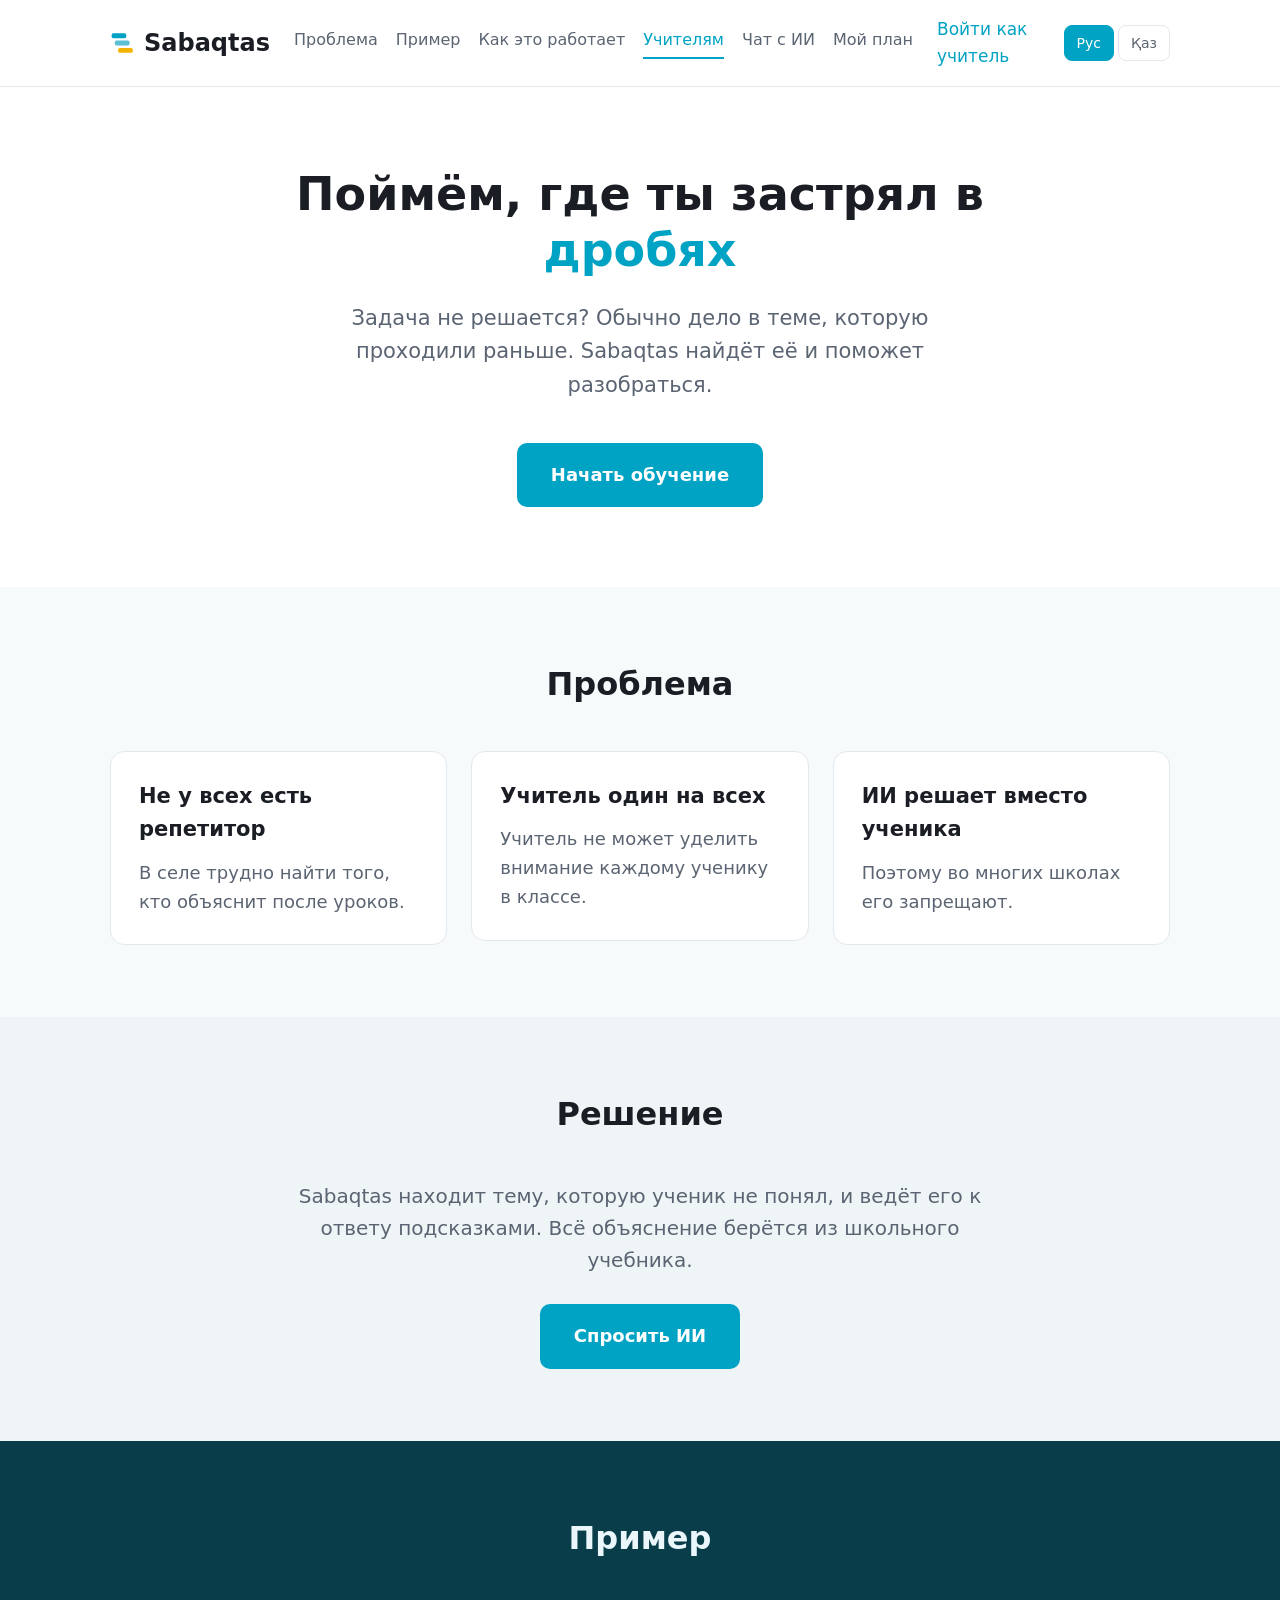
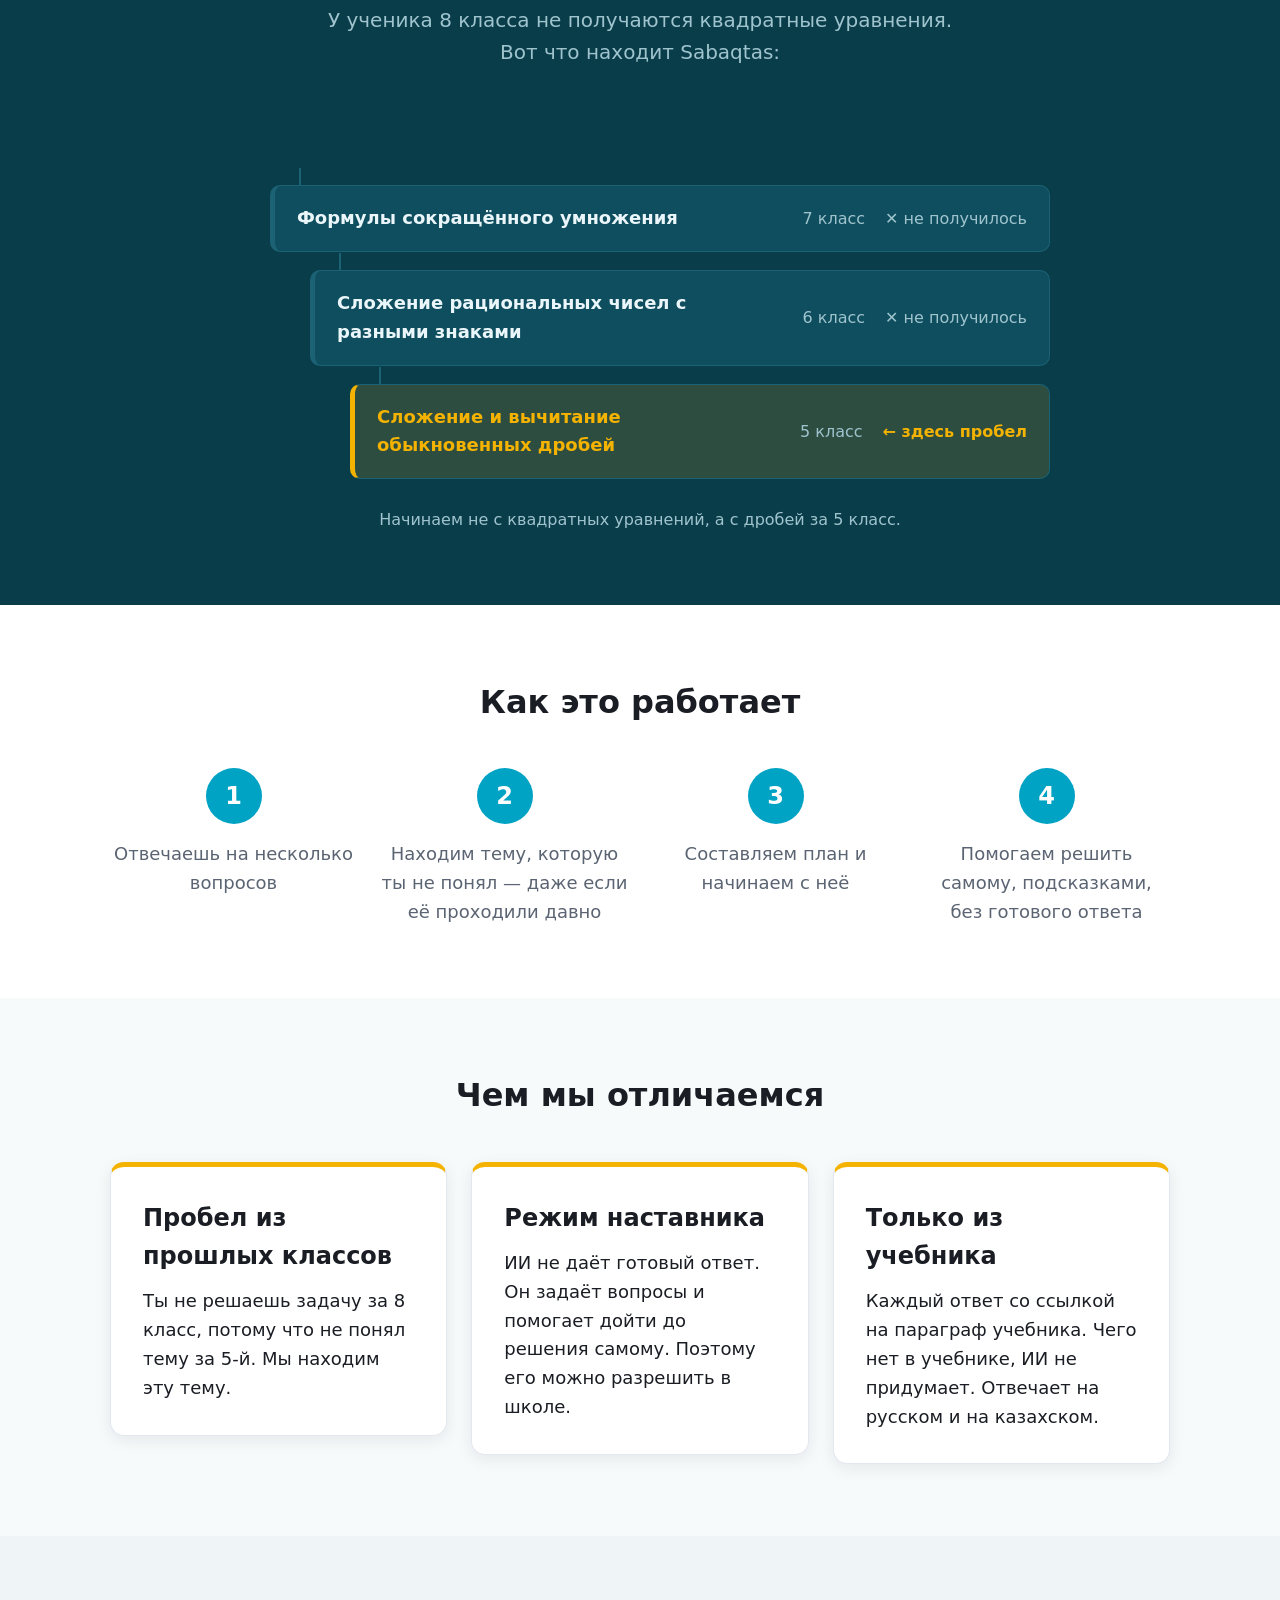
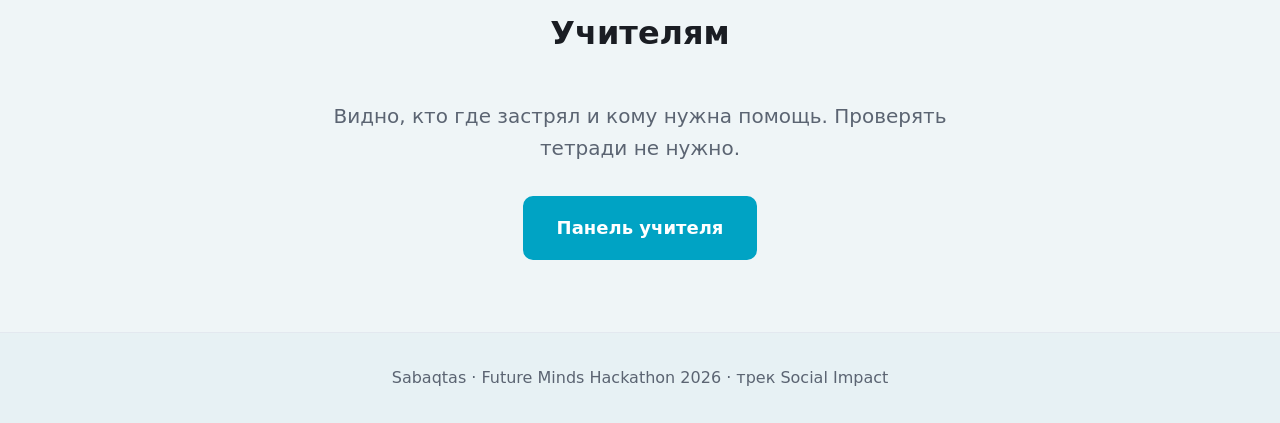
<file: frontend/index.html>
<!DOCTYPE html>
<html lang="ru">
<head>
  <meta charset="UTF-8">
  <meta name="viewport" content="width=device-width, initial-scale=1.0">
  <title data-i18n="landing.title">Sabaqtas — поймём, где ты застрял</title>
  <link rel="icon" href="favicon.svg" type="image/svg+xml">
  <!-- Крошечный скрипт до стилей: помечает страницу как «скрипты работают».
       Только после этого CSS прячет элементы для появления при прокрутке.
       Если JavaScript выключен, класса не будет и весь текст виден сразу. -->
  <script>
    document.documentElement.classList.add("js-reveal");
  </script>
  <link rel="stylesheet" href="css/style.css">
  <!-- nav.js подсвечивает ссылку на ту секцию, которую сейчас видно.
       menu.js открывает и закрывает мобильное меню.
       Это все скрипты лендинга: mock.js и api.js подключаются
       на тех экранах, где реально нужны данные. -->
  <!-- Язык интерфейса. Подключается первым: остальные скрипты
       могут звать t() при отрисовке. -->
  <script src="js/i18n.js" defer></script>
  <script src="js/nav.js" defer></script>
  <script src="js/menu.js" defer></script>
  <script src="js/reveal.js" defer></script>
  <script src="js/rotator.js" defer></script>
</head>
<body id="top">

  <!-- ШАПКА: липкая, всегда видна при прокрутке -->
  <header class="site-header">
    <div class="container header-inner">
      <!-- Кнопка-бургер видна только на узком экране.
           В разметке она идёт перед логотипом, а вправо её ставит CSS (order).
           aria-expanded переключает menu.js: true — меню открыто. -->
      <button class="burger" type="button" aria-label="Меню" aria-expanded="false" aria-controls="mobile-menu">
        <span class="burger-line"></span>
        <span class="burger-line"></span>
        <span class="burger-line"></span>
      </button>

      <a class="wordmark" href="#top"><svg class="wordmark-mark" viewBox="0 0 32 32" width="26" height="26" aria-hidden="true" focusable="false"><rect x="2" y="4" width="18" height="6" rx="2" fill="#00A3C4"/><rect x="6" y="13" width="18" height="6" rx="2" fill="#5BC0D6"/><rect x="10" y="22" width="18" height="6" rx="2" fill="#F5B301"/></svg>Sabaqtas</a>

      <!-- data-nav хранит id секции. По нему nav.js находит ссылку
           и подсвечивает её — сразу и здесь, и в мобильном меню. -->
      <nav class="header-nav">
        <a class="nav-link" data-nav="problem" href="#problem" data-i18n="landing.navProblem">Проблема</a>
        <a class="nav-link" data-nav="example" href="#example" data-i18n="landing.navExample">Пример</a>
        <a class="nav-link" data-nav="how" href="#how" data-i18n="landing.navHow">Как это работает</a>
        <a class="nav-link" data-nav="teachers" href="#teachers" data-i18n="landing.navTeachers">Учителям</a>
        <a class="nav-link" href="chat.html" data-i18n="landing.navChat">Чат с ИИ</a>
        <a class="nav-link" href="dashboard.html" data-i18n="landing.navPlan">Мой план</a>
      </nav>

      <a class="header-link" href="teacher.html" data-i18n="landing.teacherLogin">Войти как учитель</a>

      <!-- Переключатель «Рус / Қаз» стоит последним, у самого края:
           это настройка, а не пункт навигации. Пустой контейнер,
           а не готовые кнопки: если i18n.js не загрузился,
           в шапке не останется мёртвых кнопок. -->
      <div id="ui-lang-slot"></div>
    </div>
  </header>

  <!-- Затемнение позади выезжающей панели -->
  <div class="menu-overlay"></div>

  <!-- Мобильное меню: выезжает слева -->
  <nav class="menu-panel" id="mobile-menu" aria-label="Мобильное меню">
    <a class="menu-link" data-nav="problem" href="#problem" data-i18n="landing.navProblem">Проблема</a>
    <a class="menu-link" data-nav="example" href="#example" data-i18n="landing.navExample">Пример</a>
    <a class="menu-link" data-nav="how" href="#how" data-i18n="landing.navHow">Как это работает</a>
    <a class="menu-link" data-nav="teachers" href="#teachers" data-i18n="landing.navTeachers">Учителям</a>
    <a class="menu-link" href="chat.html" data-i18n="landing.navChat">Чат с ИИ</a>
    <a class="menu-link" href="dashboard.html" data-i18n="landing.navPlan">Мой план</a>

    <hr class="menu-divider">

    <a class="menu-link" href="teacher.html" data-i18n="landing.teacherLogin">Войти как учитель</a>
  </nav>

  <main>

    <!-- ГЛАВНЫЙ ЭКРАН -->
    <section class="hero bg-1">
      <div class="container hero-inner">
        <h1><span data-i18n="landing.heroTitle">Поймём, где ты застрял в </span><span id="rotator">дробях</span></h1>
        <p class="hero-subtitle" data-i18n="landing.heroSubtitle">
          Задача не решается? Обычно дело в теме, которую проходили раньше.
          Sabaqtas найдёт её и поможет разобраться.
        </p>
        <a class="button button-primary hero-button" href="login.html" data-i18n="landing.heroButton">Начать обучение</a>
      </div>
    </section>

    <!-- ПРОБЛЕМА -->
    <section class="section bg-2" id="problem">
      <div class="container">
        <h2 class="section-title reveal" data-i18n="landing.problemTitle">Проблема</h2>
        <div class="cards cards-3">

          <article class="card reveal">
            <h3 class="card-title" data-i18n="landing.problem1">Не у всех есть репетитор</h3>
            <p class="card-text" data-i18n="landing.problem1text">В селе трудно найти того, кто объяснит после уроков.</p>
          </article>

          <article class="card reveal">
            <h3 class="card-title" data-i18n="landing.problem2">Учитель один на всех</h3>
            <p class="card-text" data-i18n="landing.problem2text">Учитель не может уделить внимание каждому ученику в классе.</p>
          </article>

          <article class="card reveal">
            <h3 class="card-title" data-i18n="landing.problem3">ИИ решает вместо ученика</h3>
            <p class="card-text" data-i18n="landing.problem3text">Поэтому во многих школах его запрещают.</p>
          </article>

        </div>
      </div>
    </section>

    <!-- РЕШЕНИЕ -->
    <section class="section bg-3" id="solution">
      <div class="container">
        <h2 class="section-title reveal" data-i18n="landing.solutionTitle">Решение</h2>
        <p class="solution-text" data-i18n="landing.solutionText">
          Sabaqtas находит тему, которую ученик не понял, и ведёт его к ответу
          подсказками. Всё объяснение берётся из школьного учебника.
        </p>
        <div class="solution-action">
          <a class="button button-primary" href="chat.html" data-i18n="landing.solutionButton">Спросить ИИ</a>
        </div>
      </div>
    </section>

    <!-- ПРИМЕР — тёмная секция-прожектор, главный визуальный блок страницы.
         Лесенка показывает, как система спускается от темы 8 класса
         вниз до той темы, где на самом деле пробел. -->
    <section class="section spotlight" id="example">
      <div class="container">
        <h2 class="section-title reveal" data-i18n="landing.exampleTitle">Пример</h2>
        <p class="example-intro" data-i18n="landing.exampleIntro">
          У ученика 8 класса не получаются квадратные уравнения.
          Вот что находит Sabaqtas:
        </p>

        <ol class="stairs">

          <li class="stair reveal">
            <span class="stair-topic" data-i18n="topic.t_8_kvadr">Квадратные уравнения</span>
            <span class="stair-grade" data-i18n="common.grade8">8 класс</span>
            <span class="stair-status" data-i18n="diag.statusFail">✕ не получилось</span>
          </li>

          <li class="stair reveal">
            <span class="stair-topic" data-i18n="topic.t_7_fsu">Формулы сокращённого умножения</span>
            <span class="stair-grade" data-i18n="common.grade7">7 класс</span>
            <span class="stair-status" data-i18n="diag.statusFail">✕ не получилось</span>
          </li>

          <li class="stair reveal">
            <span class="stair-topic" data-i18n="topic.t_6_ratsion">Сложение рациональных чисел с разными знаками</span>
            <span class="stair-grade" data-i18n="common.grade6">6 класс</span>
            <span class="stair-status" data-i18n="diag.statusFail">✕ не получилось</span>
          </li>

          <li class="stair stair-gap reveal">
            <span class="stair-topic" data-i18n="topic.t_5_drobi">Сложение и вычитание обыкновенных дробей</span>
            <span class="stair-grade" data-i18n="common.grade5">5 класс</span>
            <span class="stair-status" data-i18n="landing.gapHere">← здесь пробел</span>
          </li>

        </ol>

        <p class="example-note" data-i18n="landing.exampleNote">
          Начинаем не с квадратных уравнений, а с дробей за 5 класс.
        </p>
      </div>
    </section>

    <!-- КАК ЭТО РАБОТАЕТ -->
    <section class="section bg-1" id="how">
      <div class="container">
        <h2 class="section-title reveal" data-i18n="landing.howTitle">Как это работает</h2>
        <ol class="steps">

          <li class="step reveal">
            <span class="step-number">1</span>
            <p class="step-text" data-i18n="landing.how1">Отвечаешь на несколько вопросов</p>
          </li>

          <li class="step reveal">
            <span class="step-number">2</span>
            <p class="step-text" data-i18n="landing.how2">Находим тему, которую ты не понял — даже если её проходили давно</p>
          </li>

          <li class="step reveal">
            <span class="step-number">3</span>
            <p class="step-text" data-i18n="landing.how3">Составляем план и начинаем с неё</p>
          </li>

          <li class="step reveal">
            <span class="step-number">4</span>
            <p class="step-text" data-i18n="landing.how4">Помогаем решить самому, подсказками, без готового ответа</p>
          </li>

        </ol>
      </div>
    </section>

    <!-- ЧЕМ МЫ ОТЛИЧАЕМСЯ -->
    <section class="section bg-2" id="different">
      <div class="container">
        <h2 class="section-title reveal" data-i18n="landing.diffTitle">Чем мы отличаемся</h2>
        <div class="cards cards-3">

          <article class="card card-strong reveal">
            <h3 class="card-title" data-i18n="landing.diff1">Пробел из прошлых классов</h3>
            <p class="card-text" data-i18n="landing.diff1text">
              Ты не решаешь задачу за 8 класс, потому что не понял тему за 5-й.
              Мы находим эту тему.
            </p>
          </article>

          <article class="card card-strong reveal">
            <h3 class="card-title" data-i18n="landing.diff2">Режим наставника</h3>
            <p class="card-text" data-i18n="landing.diff2text">
              ИИ не даёт готовый ответ. Он задаёт вопросы и помогает дойти
              до решения самому. Поэтому его можно разрешить в школе.
            </p>
          </article>

          <article class="card card-strong reveal">
            <h3 class="card-title" data-i18n="landing.diff3">Только из учебника</h3>
            <p class="card-text" data-i18n="landing.diff3text">
              Каждый ответ со ссылкой на параграф учебника.
              Чего нет в учебнике, ИИ не придумает.
              Отвечает на русском и на казахском.
            </p>
          </article>

        </div>
      </div>
    </section>

    <!-- ДЛЯ УЧИТЕЛЕЙ -->
    <section class="section bg-3" id="teachers">
      <div class="container teachers">
        <h2 class="section-title reveal" data-i18n="landing.teachersTitle">Учителям</h2>
        <p class="teachers-text" data-i18n="landing.teachersText">
          Видно, кто где застрял и кому нужна помощь. Проверять тетради не нужно.
        </p>
        <a class="button button-primary" href="teacher.html" data-i18n="landing.teachersButton">Панель учителя</a>
      </div>
    </section>

  </main>

  <!-- ПОДВАЛ -->
  <footer class="site-footer bg-4">
    <div class="container">
      <p data-i18n="landing.footer">Sabaqtas · Future Minds Hackathon 2026 · трек Social Impact</p>
    </div>
  </footer>

</body>
</html>
</file>
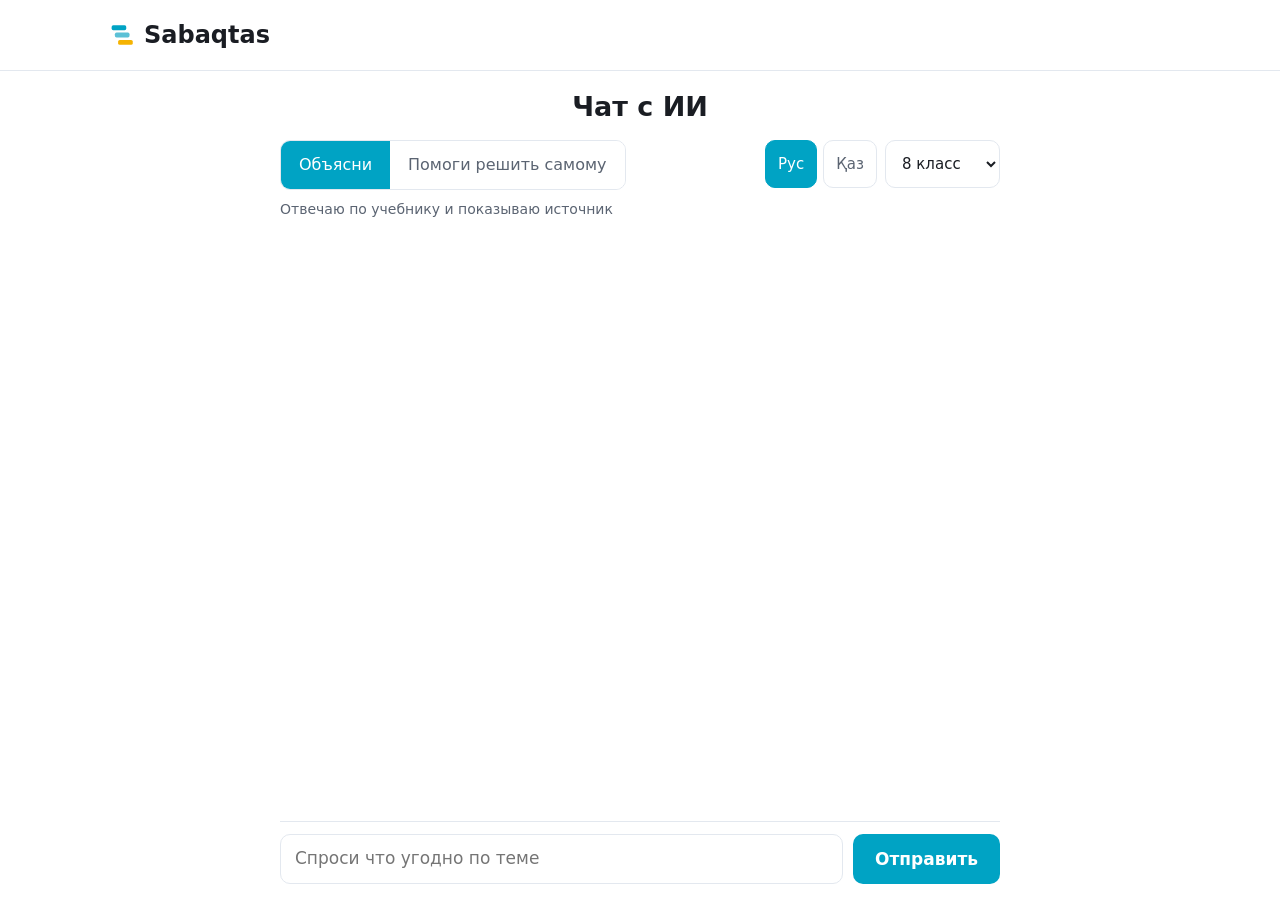
<file: frontend/chat.html>
<!DOCTYPE html>
<html lang="ru">
<head>
  <meta charset="UTF-8">
  <meta name="viewport" content="width=device-width, initial-scale=1.0">
  <title>Чат с ИИ — Sabaqtas</title>
  <link rel="icon" href="favicon.svg" type="image/svg+xml">
  <link rel="stylesheet" href="css/style.css">
  <!-- Этот экран ходит прямо в /api/ask, поэтому mock.js и api.js не нужны.
       profile.js нужен ради одного: подставить класс из анкеты в
       переключатель. Оба с defer, поэтому выполнятся в этом порядке. -->
  <!-- Язык интерфейса. Подключается первым: остальные скрипты
       могут звать t() при отрисовке. -->
  <script src="js/i18n.js" defer></script>
  <script src="js/profile.js" defer></script>
  <!-- Озвучка ответов вслух. Встроенный в браузер синтез речи,
       без библиотек и без запросов наружу. -->
  <script src="js/speech.js" defer></script>
  <script src="js/chat.js" defer></script>
</head>
<body class="chat-body">

  <!-- Простая шапка: только логотип -->
  <header class="site-header">
    <div class="container header-inner">
      <a class="wordmark" href="index.html"><svg class="wordmark-mark" viewBox="0 0 32 32" width="26" height="26" aria-hidden="true" focusable="false"><rect x="2" y="4" width="18" height="6" rx="2" fill="#00A3C4"/><rect x="6" y="13" width="18" height="6" rx="2" fill="#5BC0D6"/><rect x="10" y="22" width="18" height="6" rx="2" fill="#F5B301"/></svg>Sabaqtas</a>
    </div>
  </header>

  <main class="chat-page">

    <h1 class="chat-title">Чат с ИИ</h1>

    <!-- Переключатели режима и языка. Видны всегда. -->
    <div class="chat-controls">

      <div class="chat-controls-left">
        <div class="mode-switch" role="group" aria-label="Режим">
          <button class="mode-button is-active" type="button" data-mode="explain">Объясни</button>
          <button class="mode-button" type="button" data-mode="mentor">Помоги решить самому</button>
        </div>
        <!-- Строка под переключателем меняется вместе с режимом -->
        <p class="mode-hint" id="mode-hint">Отвечаю по учебнику и показываю источник</p>
      </div>

      <div class="chat-controls-right">
        <div class="lang-switch" role="group" aria-label="Язык ответа">
          <button class="lang-button is-active" type="button" data-lang="ru">Рус</button>
          <button class="lang-button" type="button" data-lang="kk">Қаз</button>
        </div>
        <!-- Класс ученика: уходит в запрос как grade,
             чтобы ИИ объяснял на нужном уровне -->
        <select class="grade-select" id="grade" aria-label="Класс">
          <option value="5">5 класс</option>
          <option value="6">6 класс</option>
          <option value="7">7 класс</option>
          <option value="8" selected>8 класс</option>
          <option value="9">9 класс</option>
          <option value="10">10 класс</option>
          <option value="11">11 класс</option>
        </select>
      </div>

    </div>

    <!-- Лента сообщений. Прокручивается только она,
         шапка и поле ввода остаются на месте. -->
    <div class="chat-messages" id="messages"></div>

    <!-- Поле ввода прижато к низу -->
    <div class="chat-input-row">
      <textarea class="chat-input" id="input" rows="1"
        placeholder="Спроси что угодно по теме"></textarea>
      <button class="chat-send" type="button" id="send">Отправить</button>
    </div>

  </main>

</body>
</html>
</file>
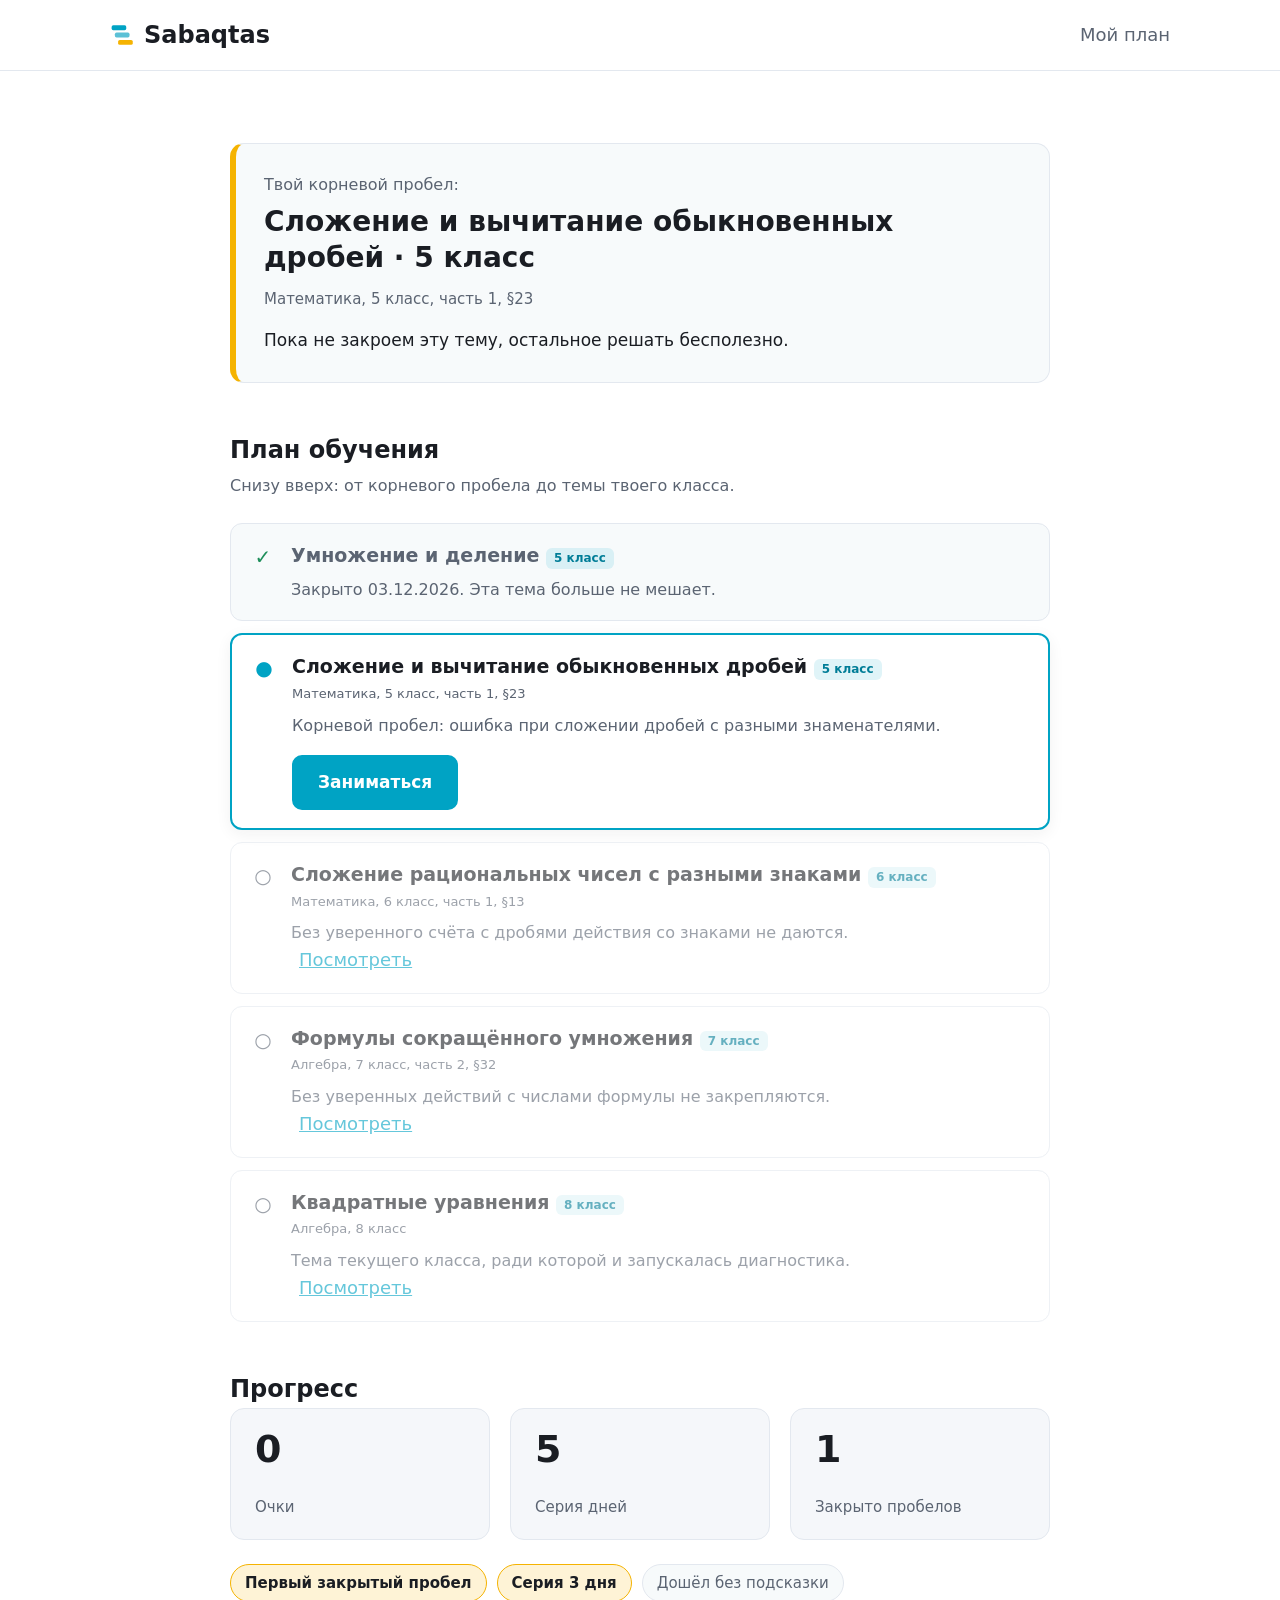
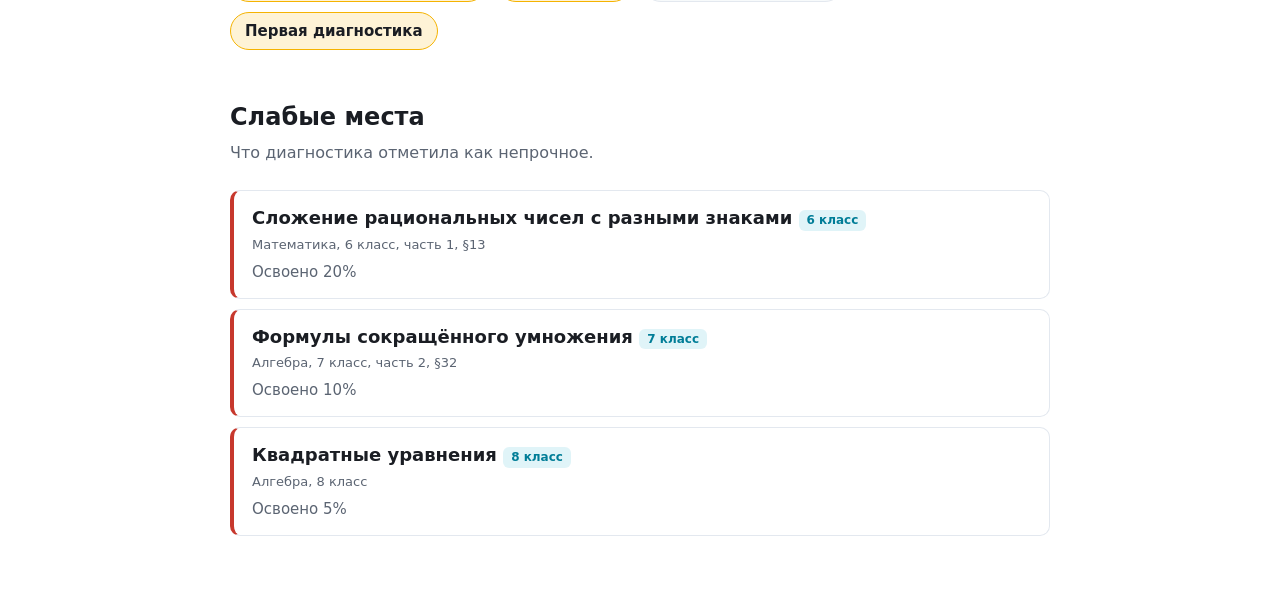
<file: frontend/dashboard.html>
<!DOCTYPE html>
<html lang="ru">
<head>
  <meta charset="UTF-8">
  <meta name="viewport" content="width=device-width, initial-scale=1.0">
  <title data-i18n="dash.title">Мой план — Sabaqtas</title>
  <link rel="icon" href="favicon.svg" type="image/svg+xml">
  <link rel="stylesheet" href="css/style.css">
  <!-- Порядок важен: mock.js готовит данные, dashboard.js их рисует.
       defer сохраняет этот порядок. -->
  <!-- Язык интерфейса. Подключается первым: остальные скрипты
       могут звать t() при отрисовке. -->
  <script src="js/i18n.js" defer></script>
  <script src="js/mock.js" defer></script>
  <script src="js/profile.js" defer></script>
  <script src="js/dashboard.js" defer></script>
</head>
<body>

  <!-- Простая шапка: логотип и название экрана -->
  <header class="site-header">
    <div class="container header-inner">
      <a class="wordmark" href="index.html"><svg class="wordmark-mark" viewBox="0 0 32 32" width="26" height="26" aria-hidden="true" focusable="false"><rect x="2" y="4" width="18" height="6" rx="2" fill="#00A3C4"/><rect x="6" y="13" width="18" height="6" rx="2" fill="#5BC0D6"/><rect x="10" y="22" width="18" height="6" rx="2" fill="#F5B301"/></svg>Sabaqtas</a>
      <p class="header-title" id="header-title" data-i18n="dash.header">Мой план</p>
    </div>
  </header>

  <main class="container dash-page">

    <!-- ===== БЛОК 1: корневой пробел =====
         Самый заметный блок страницы: с него начинается весь план. -->
    <section class="root-gap" aria-labelledby="root-gap-label">
      <p class="root-gap-label" id="root-gap-label" data-i18n="dash.rootGapLabel">Твой корневой пробел:</p>
      <h1 class="root-gap-title" id="root-title"></h1>
      <p class="root-gap-source" id="root-source"></p>
      <p class="root-gap-note" data-i18n="dash.rootGapNote">Пока не закроем эту тему, остальное решать бесполезно.</p>
    </section>

    <!-- ===== БЛОК: ближайшая цель =====
         Обратный отсчёт до даты, которую ученик сам ввёл в анкете.
         Скрыт целиком, пока даты нет или она уже прошла. -->
    <section class="dash-section is-hidden" id="deadline-section"
             aria-labelledby="deadline-heading">
      <h2 class="dash-heading" id="deadline-heading" data-i18n="dash.deadlineHeading">Ближайшая цель</h2>
      <p class="deadline-line" id="deadline-line"></p>
      <p class="profile-note" id="deadline-note"></p>
    </section>

    <!-- ===== БЛОК 2: план обучения ===== -->
    <section class="dash-section" aria-labelledby="plan-heading">
      <h2 class="dash-heading" id="plan-heading" data-i18n="dash.planHeading">План обучения</h2>
      <p class="dash-subheading" data-i18n="dash.planSub">Снизу вверх: от корневого пробела до темы твоего класса.</p>
      <!-- Цель из анкеты. Пустая и скрытая, пока профиля нет. -->
      <p class="profile-line is-hidden" id="goal-line"></p>
      <p class="profile-note is-hidden" id="goal-note"></p>
      <!-- Уровень подготовки из анкеты. Тоже пустой и скрытый, пока его нет. -->
      <p class="profile-line is-hidden" id="level-line"></p>
      <!-- Строки плана создаёт dashboard.js -->
      <ol class="plan-list" id="plan-list"></ol>
    </section>

    <!-- ===== БЛОК 3: прогресс ===== -->
    <section class="dash-section" aria-labelledby="progress-heading">
      <h2 class="dash-heading" id="progress-heading" data-i18n="dash.progressHeading">Прогресс</h2>
      <div class="tiles">
        <article class="tile">
          <p class="tile-number" id="tile-points"></p>
          <p class="tile-label" data-i18n="dash.points">Очки</p>
        </article>
        <article class="tile">
          <p class="tile-number" id="tile-streak"></p>
          <p class="tile-label" data-i18n="dash.streak">Серия дней</p>
        </article>
        <article class="tile">
          <p class="tile-number" id="tile-closed"></p>
          <p class="tile-label" data-i18n="dash.closedGaps">Закрыто пробелов</p>
        </article>
      </div>
      <!-- Значки достижений создаёт dashboard.js -->
      <ul class="badge-list" id="badge-list"></ul>
    </section>

    <!-- ===== БЛОК 4: слабые места ===== -->
    <section class="dash-section" aria-labelledby="weak-heading">
      <h2 class="dash-heading" id="weak-heading" data-i18n="dash.weakHeading">Слабые места</h2>
      <p class="dash-subheading" data-i18n="dash.weakSub">Что диагностика отметила как непрочное.</p>
      <ul class="weak-list" id="weak-list"></ul>
    </section>

  </main>

</body>
</html>
</file>
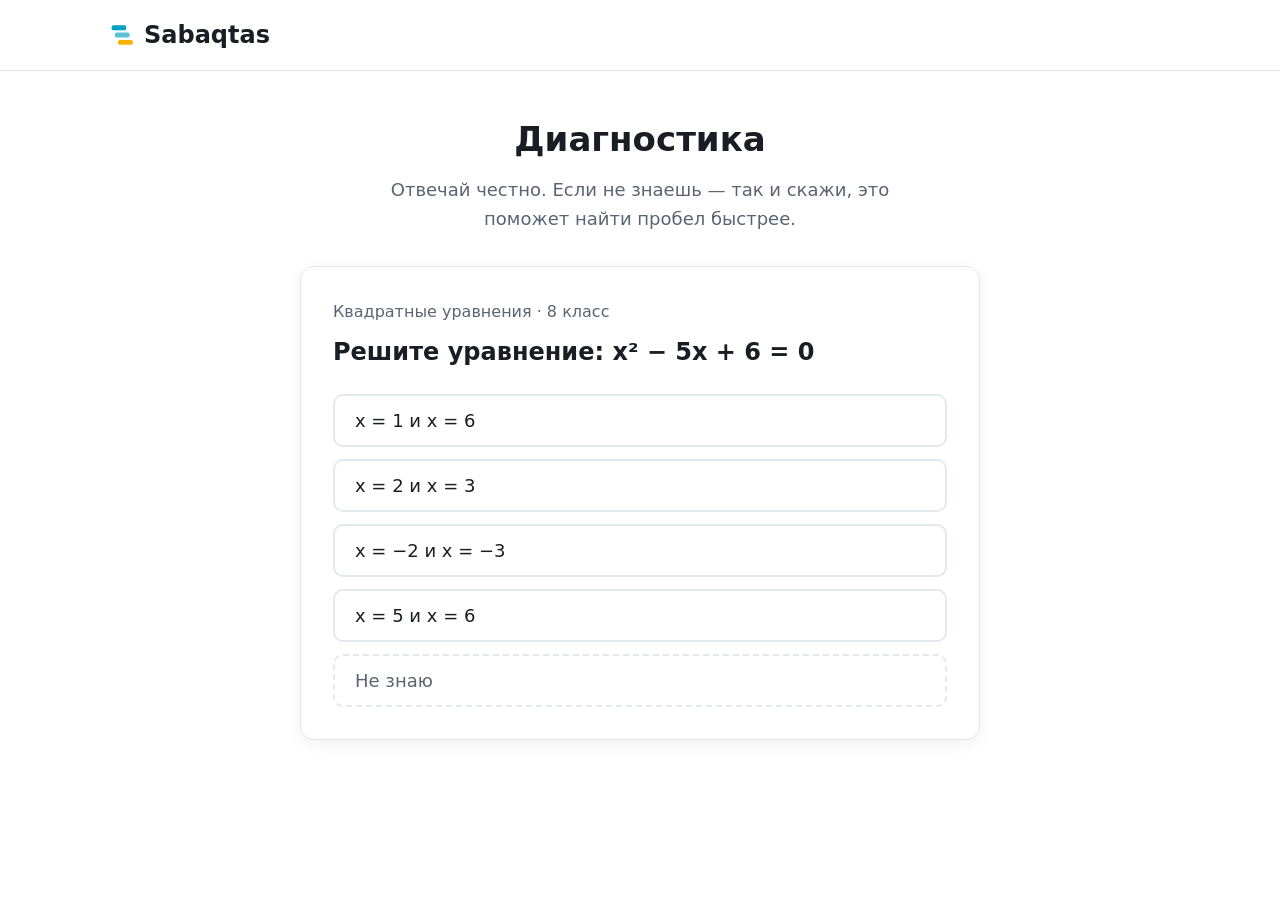
<file: frontend/diagnostic.html>
<!DOCTYPE html>
<html lang="ru">
<head>
  <meta charset="UTF-8">
  <meta name="viewport" content="width=device-width, initial-scale=1.0">
  <title data-i18n="diag.title">Диагностика — Sabaqtas</title>
  <link rel="icon" href="favicon.svg" type="image/svg+xml">
  <link rel="stylesheet" href="css/style.css">
  <!-- Порядок важен: mock.js готовит данные, profile.js даёт доступ
       к localStorage (api.js записывает туда итог), api.js отдаёт данные,
       diagnostic.js рисует экран. defer сохраняет этот порядок. -->
  <!-- Язык интерфейса. Подключается первым: остальные скрипты
       могут звать t() при отрисовке. -->
  <script src="js/i18n.js" defer></script>
  <script src="js/mock.js" defer></script>
  <script src="js/profile.js" defer></script>
  <script src="js/api.js" defer></script>
  <script src="js/diagnostic.js" defer></script>
</head>
<body>

  <!-- Простая шапка: только логотип, ссылок по секциям здесь нет -->
  <header class="site-header">
    <div class="container header-inner">
      <a class="wordmark" href="index.html"><svg class="wordmark-mark" viewBox="0 0 32 32" width="26" height="26" aria-hidden="true" focusable="false"><rect x="2" y="4" width="18" height="6" rx="2" fill="#00A3C4"/><rect x="6" y="13" width="18" height="6" rx="2" fill="#5BC0D6"/><rect x="10" y="22" width="18" height="6" rx="2" fill="#F5B301"/></svg>Sabaqtas</a>
    </div>
  </header>

  <main class="container page-narrow">

    <!-- ===== СОСТОЯНИЕ 1: ВОПРОС ===== -->
    <section id="state-question">

      <h1 class="page-title" data-i18n="diag.heading">Диагностика</h1>
      <p class="page-subtitle" data-i18n="diag.subtitle">
        Отвечай честно. Если не знаешь — так и скажи, это поможет найти пробел быстрее.
      </p>
      <!-- Личная строка из анкеты. Пустая и скрытая, пока профиля нет. -->
      <p class="profile-line is-hidden" id="profile-line"></p>

      <div class="question-card">
        <!-- Тема и класс текущего вопроса -->
        <p class="question-topic" id="question-topic"></p>
        <p class="question-text" id="question-text"></p>
        <!-- Кнопки ответов создаёт diagnostic.js -->
        <div class="answers" id="answers"></div>
      </div>

      <!-- Лесенка растёт по мере ответов: ученик видит, как система
           спускается по классам вниз -->
      <p class="chain-title is-hidden" id="chain-title" data-i18n="diag.chainTitle">Что уже проверили</p>
      <ol class="stairs" id="chain"></ol>

    </section>

    <!-- ===== СОСТОЯНИЕ 2: РЕЗУЛЬТАТ ===== -->
    <section id="state-result" class="is-hidden">

      <h1 class="page-title" data-i18n="diag.resultFound">Нашли, где ты застрял</h1>

      <ol class="stairs stairs-result" id="result-chain"></ol>

      <div class="result-card">
        <p class="result-text" id="result-text"></p>
        <p class="result-source" id="result-source"></p>
      </div>

      <div class="result-actions">
        <a class="button button-primary" href="dashboard.html" data-i18n="diag.makePlan">Составить план</a>
        <a class="button button-secondary" href="chat.html" data-i18n="diag.askAi">Спросить ИИ по теме</a>
        <button class="link-button" type="button" id="restart" data-i18n="diag.restart">Пройти заново</button>
      </div>

    </section>

    <!-- Сообщение, если бэкенд не ответил -->
    <p class="error-message is-hidden" id="error"></p>

  </main>

</body>
</html>
</file>
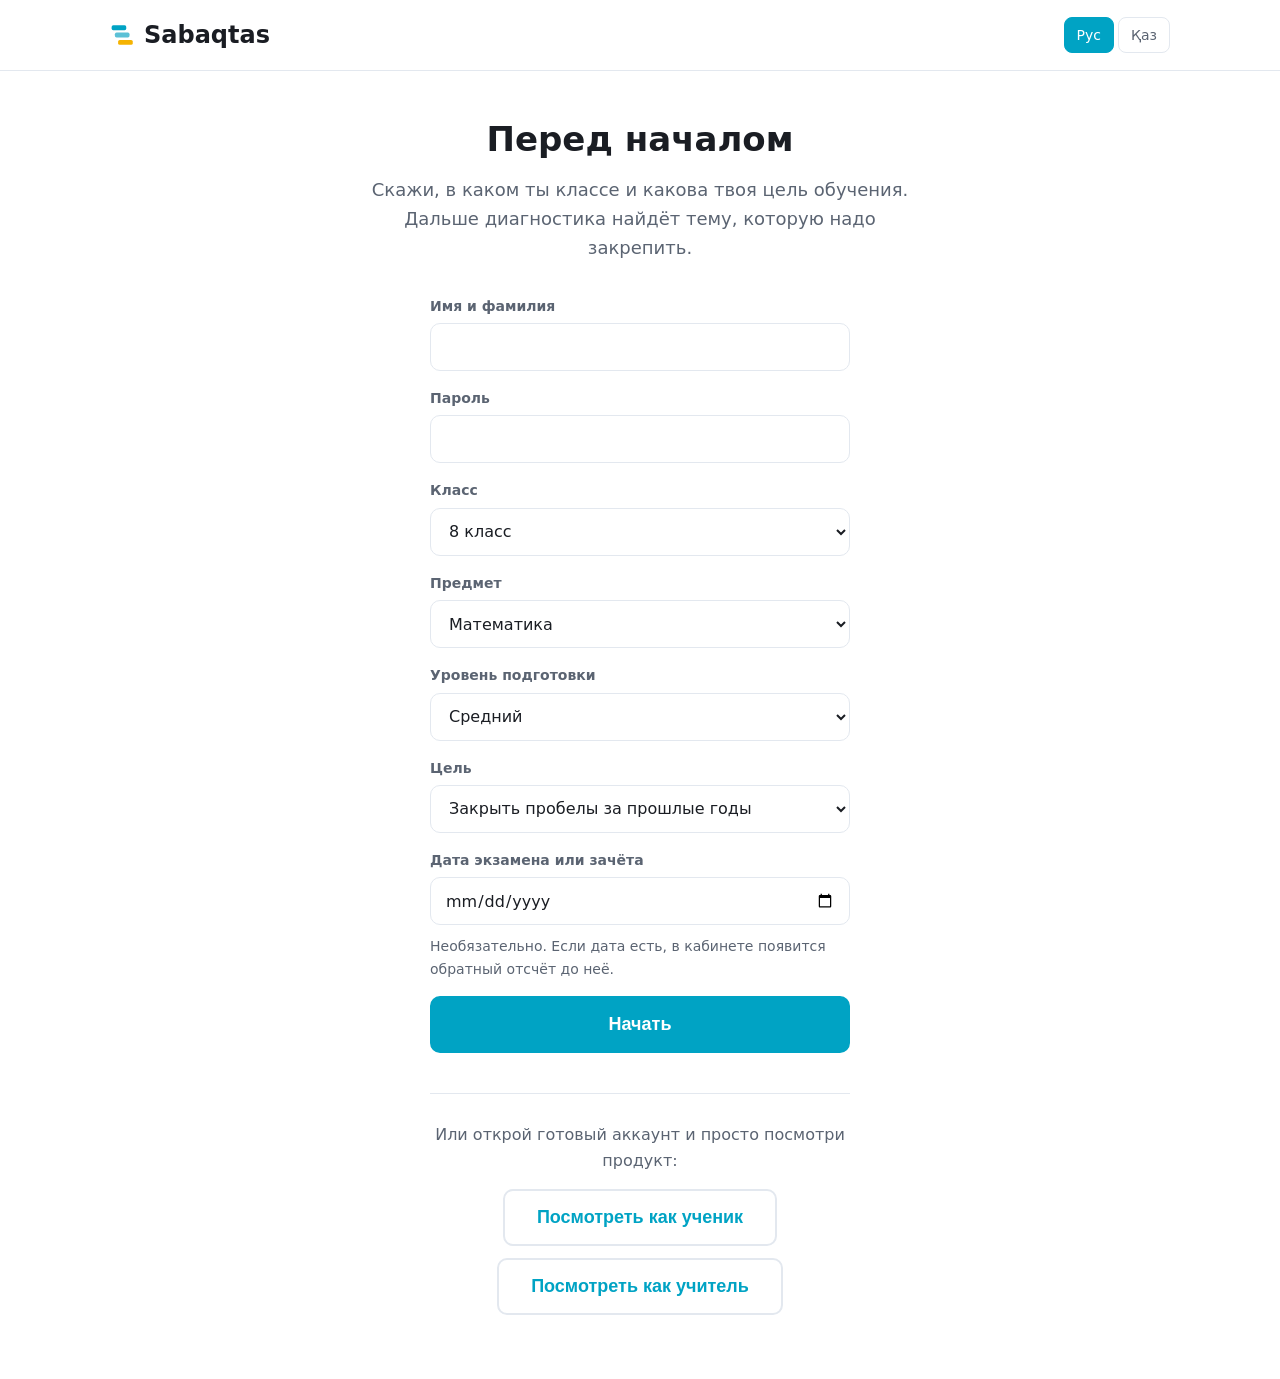
<file: frontend/login.html>
<!DOCTYPE html>
<html lang="ru">
<head>
  <meta charset="UTF-8">
  <meta name="viewport" content="width=device-width, initial-scale=1.0">
  <title data-i18n="login.title">Вход — Sabaqtas</title>
  <link rel="icon" href="favicon.svg" type="image/svg+xml">
  <link rel="stylesheet" href="css/style.css">
  <!-- Экран работает целиком в браузере: ни mock.js, ни api.js не нужны.
       profile.js нужен ради saveProgress: стартовый прогресс аккаунта. -->
  <!-- Язык интерфейса. Подключается первым: остальные скрипты
       могут звать t() при отрисовке. -->
  <script src="js/i18n.js" defer></script>
  <script src="js/profile.js" defer></script>
  <script src="js/login.js" defer></script>
</head>
<body>

  <!-- Простая шапка: только логотип -->
  <header class="site-header">
    <div class="container header-inner">
      <a class="wordmark" href="index.html"><svg class="wordmark-mark" viewBox="0 0 32 32" width="26" height="26" aria-hidden="true" focusable="false"><rect x="2" y="4" width="18" height="6" rx="2" fill="#00A3C4"/><rect x="6" y="13" width="18" height="6" rx="2" fill="#5BC0D6"/><rect x="10" y="22" width="18" height="6" rx="2" fill="#F5B301"/></svg>Sabaqtas</a>
      <!-- Сюда i18n.js вставит переключатель «Рус / Қаз» -->
      <div id="ui-lang-slot"></div>
    </div>
  </header>

  <main class="container page-narrow">

    <h1 class="page-title" data-i18n="login.heading">Перед началом</h1>
    <p class="page-subtitle" data-i18n="login.subtitle">
      Скажи, в каком ты классе и какова твоя цель обучения. Дальше диагностика
      найдёт тему, которую надо закрепить.
    </p>

    <!-- ===== АНКЕТА ===== -->
    <form class="login-form" id="login-form">

      <div class="teacher-form-field">
        <label for="login-name" data-i18n="login.name">Имя и фамилия</label>
        <input class="add-input" id="login-name" type="text" required>
      </div>

      <div class="teacher-form-field">
        <label for="login-pass" data-i18n="login.password">Пароль</label>
        <input class="add-input" id="login-pass" type="password" minlength="4" required>
      </div>

      <div class="teacher-form-field">
        <label for="login-grade" data-i18n="login.grade">Класс</label>
        <!-- Цепочка тем идёт 8 -> 7 -> 6 -> 5, и диагностика всегда начинает
             с её верхней темы и спускается вниз, пока ученик не ответит
             верно. Поэтому она работает для любого класса из списка:
             старшекласснику проверяется база, на которой стоит его программа. -->
        <select class="add-input" id="login-grade">
          <option value="7" data-i18n="common.grade7">7 класс</option>
          <option value="8" selected data-i18n="common.grade8">8 класс</option>
          <option value="9" data-i18n="common.grade9">9 класс</option>
          <option value="10" data-i18n="common.grade10">10 класс</option>
          <option value="11" data-i18n="common.grade11">11 класс</option>
        </select>
      </div>

      <div class="teacher-form-field">
        <label for="login-subject" data-i18n="login.subject">Предмет</label>
        <!-- Физика и химия выключены: у диагностики пока есть данные только
             по математике. Включённая «Физика» показала бы математические
             вопросы под физической вывеской — заметная ложь на демо. -->
        <select class="add-input" id="login-subject">
          <option value="Математика" selected data-i18n="subject.math">Математика</option>
          <option value="Физика" disabled data-i18n="subject.physics">Физика — скоро</option>
          <option value="Химия" disabled data-i18n="subject.chemistry">Химия — скоро</option>
        </select>
      </div>

      <div class="teacher-form-field">
        <label for="login-level" data-i18n="login.level">Уровень подготовки</label>
        <!-- Самооценка ученика. В конце диагностики мы сравним её
             с тем, что нашлось на самом деле. -->
        <select class="add-input" id="login-level">
          <option value="weak" data-i18n="level.weak">Многое забыл</option>
          <option value="medium" selected data-i18n="level.medium">Средний</option>
          <option value="strong" data-i18n="level.strong">Уверенно себя чувствую</option>
        </select>
      </div>

      <div class="teacher-form-field">
        <label for="login-goal" data-i18n="login.goal">Цель</label>
        <select class="add-input" id="login-goal">
          <option value="gaps" selected data-i18n="goal.gaps">Закрыть пробелы за прошлые годы</option>
          <option value="current" data-i18n="goal.current">Подтянуть текущую тему</option>
          <option value="ent" data-i18n="goal.ent">Подготовка к ЕНТ</option>
          <option value="olympiad" data-i18n="goal.olympiad">Подготовка к олимпиаде</option>
        </select>
      </div>

      <div class="teacher-form-field">
        <label for="login-deadline" data-i18n="login.deadline">Дата экзамена или зачёта</label>
        <!-- Дату спрашиваем у ученика, а не зашиваем сами: реальные даты
             экзаменов мы проверить не можем. Поле необязательное, required
             не ставим: у того, кто просто закрывает пробелы, экзамена нет. -->
        <input class="add-input" id="login-deadline" type="date">
        <p class="profile-note" data-i18n="login.deadlineNote">Необязательно. Если дата есть, в кабинете появится обратный отсчёт до неё.</p>
      </div>

      <button class="button button-primary" type="submit" data-i18n="login.submit">Начать</button>

    </form>

    <!-- Сообщение о том, что заполнено не так. Пустое и скрытое, пока всё хорошо. -->
    <p class="error-message is-hidden" id="error"></p>

    <!-- ===== ДЕМО-ВХОД =====
         Для жюри: два готовых аккаунта, чтобы посмотреть продукт
         без заполнения анкеты. -->
    <section class="demo-entry" aria-label="Демо-вход" data-i18n-label="login.demoLabel">
      <p class="demo-entry-note" data-i18n="login.demoNote">Или открой готовый аккаунт и просто посмотри продукт:</p>
      <div class="demo-entry-buttons">
        <button class="button button-secondary" type="button" id="demo-student" data-i18n="login.demoStudent">Посмотреть как ученик</button>
        <button class="button button-secondary" type="button" id="demo-teacher" data-i18n="login.demoTeacher">Посмотреть как учитель</button>
      </div>
    </section>

  </main>

</body>
</html>
</file>
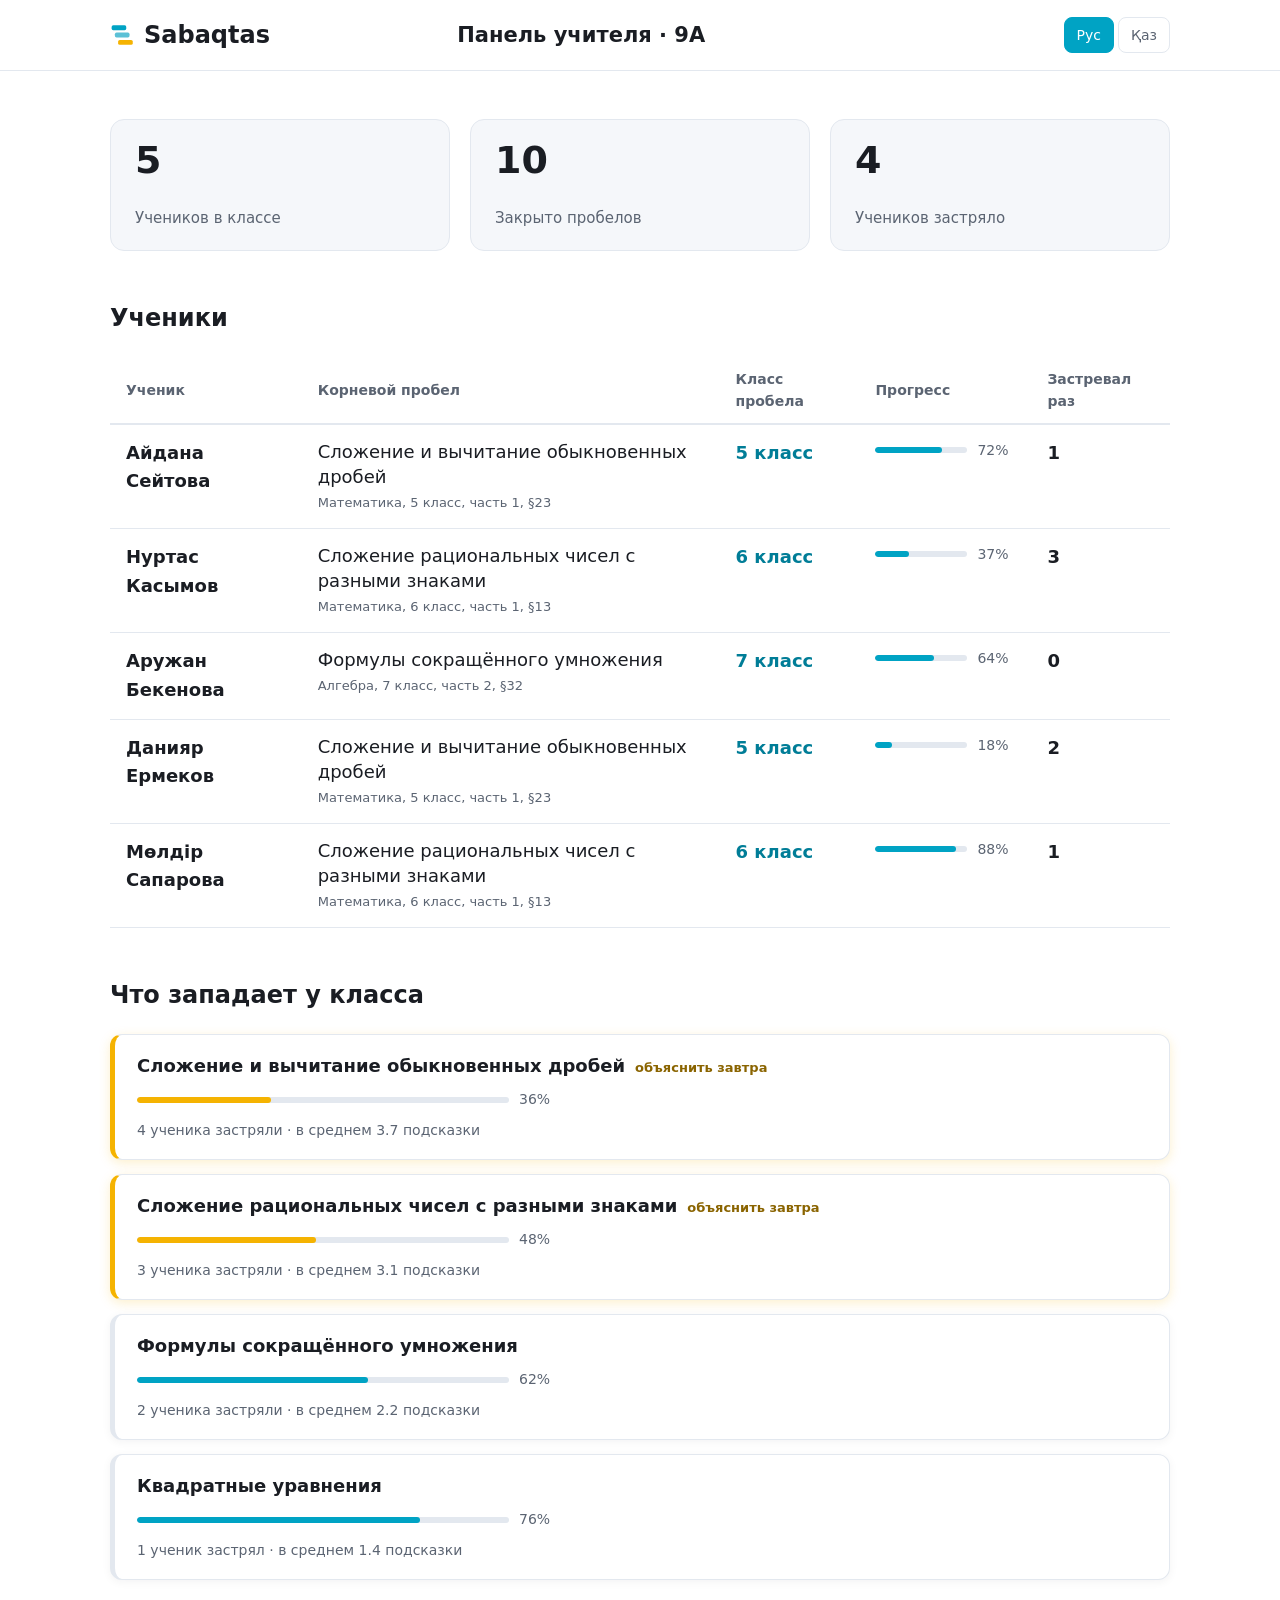
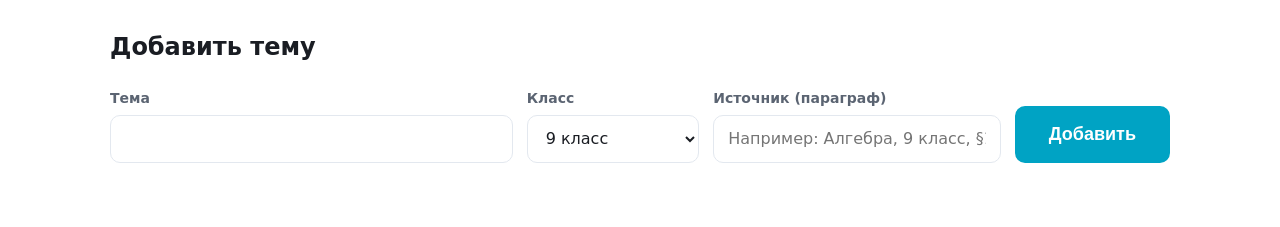
<file: frontend/teacher.html>
<!DOCTYPE html>
<html lang="ru">
<head>
  <meta charset="UTF-8">
  <meta name="viewport" content="width=device-width, initial-scale=1.0">
  <title data-i18n="teacher.title">Панель учителя — Sabaqtas</title>
  <link rel="icon" href="favicon.svg" type="image/svg+xml">
  <link rel="stylesheet" href="css/style.css">
  <!-- Язык интерфейса. Подключается первым: остальные скрипты
       могут звать t() при отрисовке. -->
  <script src="js/i18n.js" defer></script>
  <script src="js/teacher-mock.js" defer></script>
  <script src="js/teacher.js" defer></script>
</head>
<body>

  <header class="site-header teacher-header">
    <div class="container header-inner teacher-header-inner">
      <a class="wordmark" href="index.html"><svg class="wordmark-mark" viewBox="0 0 32 32" width="26" height="26" aria-hidden="true" focusable="false"><rect x="2" y="4" width="18" height="6" rx="2" fill="#00A3C4"/><rect x="6" y="13" width="18" height="6" rx="2" fill="#5BC0D6"/><rect x="10" y="22" width="18" height="6" rx="2" fill="#F5B301"/></svg>Sabaqtas</a>
      <h1 class="teacher-header-title"><span data-i18n="teacher.header">Панель учителя</span> · <span id="class-title"></span></h1>
      <!-- Переключатель языка. Учитель приходит сюда по прямой ссылке,
           и без него сменить язык можно было бы только с главной. -->
      <div class="teacher-lang-slot" id="ui-lang-slot"></div>
    </div>
  </header>

  <main class="container teacher-page">
    <!-- Сводка помогает быстро увидеть состояние всего класса. -->
    <section class="teacher-summary" aria-label="Сводка по классу" data-i18n-label="teacher.summaryLabel">
      <div class="tiles">
        <article class="tile">
          <p class="tile-number" id="tile-students"></p>
          <p class="tile-label" data-i18n="teacher.students">Учеников в классе</p>
        </article>
        <article class="tile">
          <p class="tile-number" id="tile-closed"></p>
          <p class="tile-label" data-i18n="teacher.closedGaps">Закрыто пробелов</p>
        </article>
        <article class="tile">
          <p class="tile-number" id="tile-gaveup"></p>
          <!-- Считаем учеников, а не застревания: число должно сходиться
               с плиткой «Учеников в классе». «На этой неделе» убрано —
               недель в данных нет, обещать их значило бы врать. -->
          <p class="tile-label" data-i18n="teacher.stuck">Учеников застряло</p>
        </article>
      </div>
    </section>

    <section class="teacher-section" aria-labelledby="students-heading">
      <h2 class="teacher-heading" id="students-heading" data-i18n="teacher.studentsHeading">Ученики</h2>
      <!-- На телефоне таблица прокручивается внутри этой обёртки. -->
      <div class="table-scroll" tabindex="0">
        <table class="students-table">
          <thead>
            <tr>
              <th scope="col" data-i18n="teacher.colStudent">Ученик</th>
              <th scope="col" data-i18n="teacher.colRootGap">Корневой пробел</th>
              <th scope="col" data-i18n="teacher.colGapGrade">Класс пробела</th>
              <th scope="col" data-i18n="teacher.colProgress">Прогресс</th>
              <th scope="col" data-i18n="teacher.colGaveUp">Застревал раз</th>
            </tr>
          </thead>
          <tbody id="students-body"></tbody>
        </table>
      </div>
    </section>

    <section class="teacher-section" aria-labelledby="topics-heading">
      <h2 class="teacher-heading" id="topics-heading" data-i18n="teacher.topicsHeading">Что западает у класса</h2>
      <div class="class-topics" id="class-topics"></div>
    </section>

    <section class="teacher-section" aria-labelledby="add-topic-heading">
      <h2 class="teacher-heading" id="add-topic-heading" data-i18n="teacher.addHeading">Добавить тему</h2>
      <form class="add-topic" id="add-topic-form">
        <div class="teacher-form-field teacher-form-field-wide">
          <label for="add-title" data-i18n="teacher.addTopic">Тема</label>
          <input class="add-input" id="add-title" type="text" required>
        </div>
        <div class="teacher-form-field">
          <label for="add-grade" data-i18n="teacher.addGrade">Класс</label>
          <select class="add-input" id="add-grade">
            <option value="5" data-i18n="common.grade5">5 класс</option>
            <option value="6" data-i18n="common.grade6">6 класс</option>
            <option value="7" data-i18n="common.grade7">7 класс</option>
            <option value="8" data-i18n="common.grade8">8 класс</option>
            <option value="9" selected data-i18n="common.grade9">9 класс</option>
          </select>
        </div>
        <div class="teacher-form-field teacher-form-field-source">
          <label for="add-source" data-i18n="teacher.addSource">Источник (параграф)</label>
          <input class="add-input" id="add-source" type="text" placeholder="Например: Алгебра, 9 класс, §12" data-i18n-placeholder="teacher.addSourceHint" required>
        </div>
        <button class="button button-primary add-submit" type="submit" data-i18n="teacher.addSubmit">Добавить</button>
      </form>
    </section>
  </main>
</body>
</html>
</file>
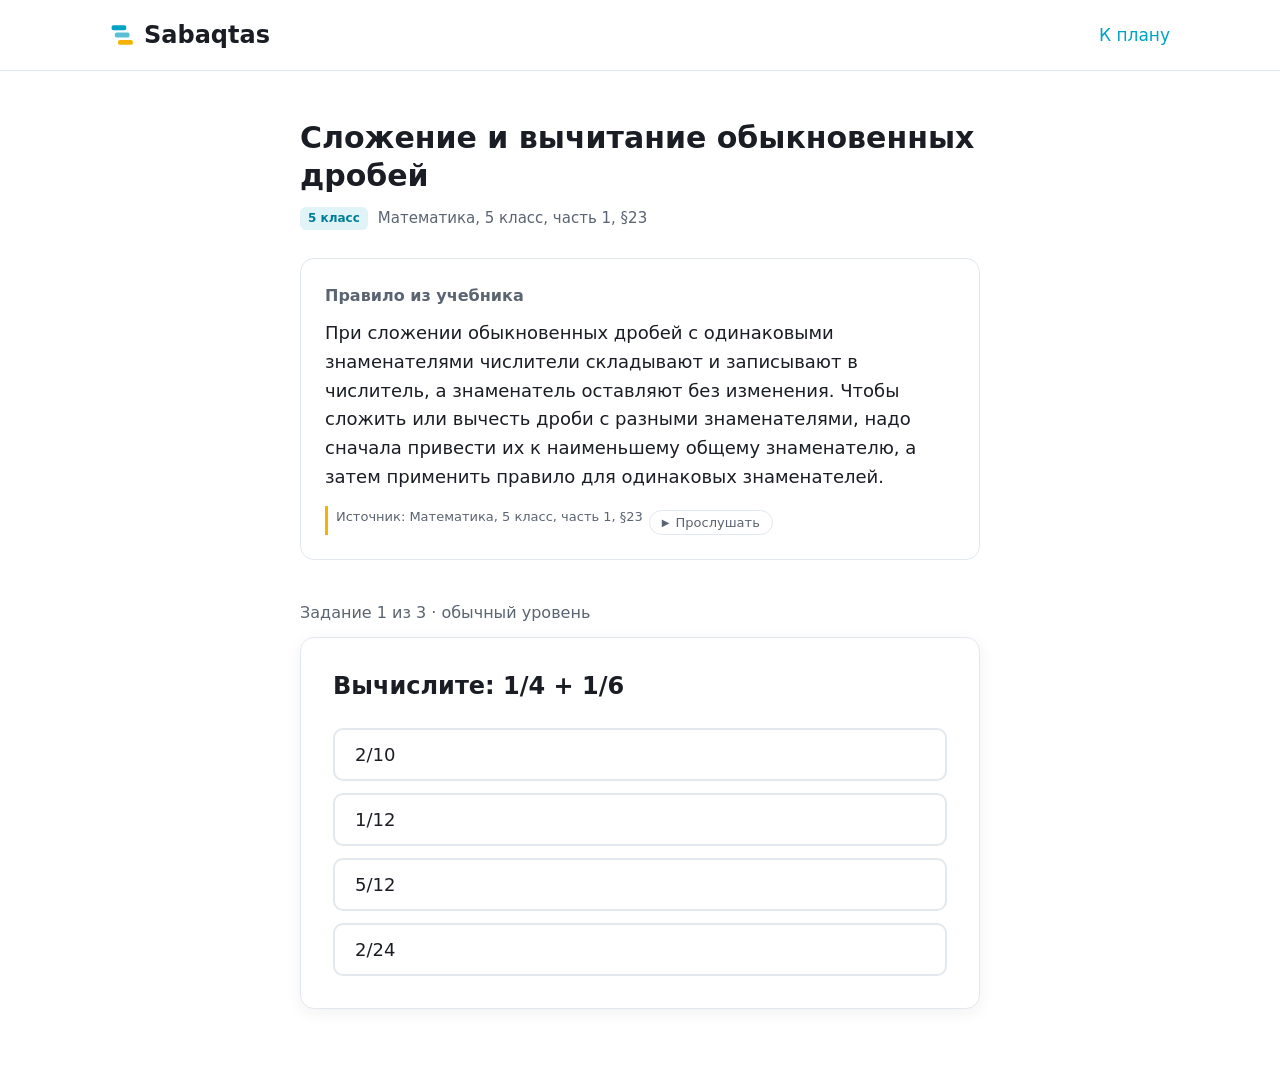
<file: frontend/topic.html>
<!DOCTYPE html>
<html lang="ru">
<head>
  <meta charset="UTF-8">
  <meta name="viewport" content="width=device-width, initial-scale=1.0">
  <title data-i18n="topicScreen.title">Тема и задания — Sabaqtas</title>
  <link rel="icon" href="favicon.svg" type="image/svg+xml">
  <link rel="stylesheet" href="css/style.css">
  <!-- Порядок важен: mock.js готовит данные, profile.js даёт доступ
       к прогрессу в localStorage, topic.js рисует экран. -->
  <!-- Язык интерфейса. Подключается первым: остальные скрипты
       могут звать t() при отрисовке. -->
  <script src="js/i18n.js" defer></script>
  <script src="js/mock.js" defer></script>
  <script src="js/profile.js" defer></script>
  <!-- Озвучка правила вслух: встроенный в браузер синтез речи -->
  <script src="js/speech.js" defer></script>
  <script src="js/topic.js" defer></script>
</head>
<body>

  <!-- Шапка: логотип и возврат к плану -->
  <header class="site-header">
    <div class="container header-inner">
      <a class="wordmark" href="index.html"><svg class="wordmark-mark" viewBox="0 0 32 32" width="26" height="26" aria-hidden="true" focusable="false"><rect x="2" y="4" width="18" height="6" rx="2" fill="#00A3C4"/><rect x="6" y="13" width="18" height="6" rx="2" fill="#5BC0D6"/><rect x="10" y="22" width="18" height="6" rx="2" fill="#F5B301"/></svg>Sabaqtas</a>
      <a class="header-link" href="dashboard.html" data-i18n="topicScreen.toPlan">К плану</a>
    </div>
  </header>

  <main class="container page-narrow topic-page">

    <!-- ===== ЗАГОЛОВОК ТЕМЫ ===== -->
    <section class="topic-header">
      <h1 class="topic-title" id="topic-title"></h1>
      <p class="topic-meta">
        <span class="grade-badge" id="topic-grade"></span>
        <span class="topic-source" id="topic-source"></span>
      </p>
    </section>

    <!-- ===== МАТЕРИАЛ =====
         Правило прямо из учебника. Плашка источника под ним — тот же
         элемент, что и в чате: ученик должен узнавать его на всех экранах. -->
    <section class="material-card" aria-labelledby="material-heading">
      <h2 class="material-heading" id="material-heading" data-i18n="topicScreen.materialHeading">Правило из учебника</h2>
      <p class="material-text" id="material-text"></p>
      <div class="msg-sources">
        <span class="source-badge" id="material-source"></span>
      </div>
    </section>

    <!-- ===== ЗАДАНИЯ =====
         Показываем по одному заданию за раз. -->
    <section id="tasks" aria-labelledby="task-progress">
      <p class="task-progress" id="task-progress"></p>
      <div class="question-card">
        <p class="question-text" id="task-text"></p>
        <!-- Варианты ответа создаёт topic.js -->
        <div class="answers" id="task-answers"></div>
        <!-- Разбор ответа: подсказка или объяснение. Появляется после клика. -->
        <div id="task-feedback"></div>
      </div>
    </section>

    <!-- ===== ИТОГ =====
         Показывается только после третьего задания. -->
    <section class="is-hidden" id="summary">
      <div class="result-card">
        <p class="result-text" id="summary-text"></p>
        <p class="result-source" id="summary-detail"></p>
        <div class="summary-actions">
          <a class="button button-primary" href="dashboard.html" data-i18n="topicScreen.backToPlan">Вернуться к плану</a>
        </div>
      </div>
    </section>

  </main>

</body>
</html>
</file>
<file: frontend/css/style.css>
/* ============================================================
   Sabaqtas — общие стили
   Дизайн-система: светлая тема, много воздуха, крупный текст.
   Шрифты только системные — страница должна открываться быстро
   на медленном сельском интернете.
   ============================================================ */

/* --- Переменные дизайн-системы --- */
:root {
  --bg: #FFFFFF;          /* основной фон */
  --surface: #F5F7FA;     /* фон блоков и карточек */
  --border: #E3E8EF;      /* рамки */
  --text: #1A1D23;        /* основной текст */
  --muted: #5B6472;       /* второстепенный текст */
  --accent: #00A3C4;      /* кнопки, ссылки, акценты */
  --accent-dark: #007D97; /* наведение мыши */
  --gold: #F5B301;        /* достижения, выделенный шаг */

  /* Шкала фонов секций: сверху вниз страница постепенно «остывает»
     от белого к холодному голубому. Резких полос больше нет. */
  --bg-1: #FFFFFF;
  --bg-2: #F7FAFB;
  --bg-3: #EFF5F7;
  --bg-4: #E7F1F4;

  /* Ответ верный / неверный. Заливка светлая, поэтому основной текст
     на ней остаётся чёрным и читается. */
  --correct: #1E8E5A;
  --correct-bg: #E8F6EF;
  --wrong: #C7382D;
  --wrong-bg: #FBEBE9;

  /* Тёмная секция-прожектор: на ней лежит главный пример страницы */
  --spotlight: #0A3D4A;       /* фон */
  --spotlight-text: #EAF6F9;  /* основной текст на тёмном */
  --spotlight-muted: #9FC4CE; /* второстепенный текст на тёмном */
}

/* Плавная прокрутка при переходе по якорным ссылкам в шапке */
html {
  scroll-behavior: smooth;
}

/* --- Базовый сброс --- */
* {
  box-sizing: border-box;
}

body {
  margin: 0;
  background-color: var(--bg-1);
  color: var(--text);
  font-family: system-ui, -apple-system, "Segoe UI", Roboto, Arial, sans-serif;
  font-size: 18px;
  line-height: 1.6;
}

h1, h2, h3, p, ol {
  margin: 0;
}

a {
  color: var(--accent);
}

a:hover {
  color: var(--accent-dark);
}

/* Общая обёртка: ограничивает ширину контента и центрирует его */
.container {
  max-width: 1100px;
  margin: 0 auto;
  padding-left: 20px;
  padding-right: 20px;
}

/* ============================================================
   Шапка
   ============================================================ */

.site-header {
  /* position: sticky — шапка прокручивается вместе со страницей,
     но останавливается у верхнего края и дальше остаётся на месте */
  position: sticky;
  top: 0;
  /* z-index нужен, чтобы шапка была поверх секций, а не под ними */
  z-index: 10;
  background-color: var(--bg-1);
  border-bottom: 1px solid var(--border);
}

/* Три части шапки: логотип слева, навигация по центру, вход справа */
.header-inner {
  display: flex;
  justify-content: space-between;
  align-items: center;
  gap: 24px;
  padding-top: 16px;
  padding-bottom: 16px;
}

.header-nav {
  display: flex;
  /* 18, а не 24: на казахском надписи длиннее, и при большем промежутке
     навигация перестаёт помещаться в строку. На русском разница незаметна. */
  gap: 18px;
}

.nav-link {
  /* position: relative нужен для полоски .nav-link.active::after */
  position: relative;
  /* Пункт меню всегда в одну строку. Без этого длинные казахские надписи
     ломаются пополам, и шапка выглядит рваной: часть пунктов в строку,
     часть в две. */
  white-space: nowrap;
  color: var(--muted);
  font-size: 16px;
  text-decoration: none;
  padding-bottom: 6px;
}

.nav-link:hover {
  color: var(--accent-dark);
}

/* Активную ссылку ставит nav.js — ту, чья секция сейчас на экране */
.nav-link.active {
  color: var(--accent);
}

/* Полоска под активной ссылкой */
.nav-link.active::after {
  content: "";
  position: absolute;
  left: 0;
  right: 0;
  bottom: 0;
  height: 2px;
  background-color: var(--accent);
}

.wordmark {
  font-size: 24px;
  font-weight: 700;
  color: var(--text);
  text-decoration: none;
}

.header-link {
  font-size: 17px;
  text-decoration: none;
}

.header-link:hover {
  text-decoration: underline;
}


/* ============================================================
   Движение на лендинге
   Всё анимируемое лежит внутри @media (prefers-reduced-motion: no-preference).
   Если человек попросил систему уменьшить анимацию, ни одно правило отсюда
   не применяется: он сразу видит готовую страницу без движения.

   Анимируем только opacity и transform. Их браузер считает отдельно и не
   пересчитывает разметку всей страницы на каждом кадре, поэтому даже на
   слабом телефоне нет рывков. Height, width, top и margin не трогаем.
   ============================================================ */

/* Слово в заголовке, которое меняется: математике -> физике -> химии.
   inline-block и min-width держат ширину, поэтому строка не прыгает
   при смене слова. Эти правила нужны всегда, движения в них нет. */
#rotator {
  display: inline-block;
  /* Ширины хватает на самое длинное слово — «математике».
     Замерено: при шрифте 46px оно занимает 266px, то есть 5.8em.
     Берём 6em с запасом. em, а не px: на телефоне заголовок меньше,
     и запас уменьшается вместе с ним. */
  min-width: 6em;
  text-align: center;
  color: var(--accent);
}

@media (prefers-reduced-motion: no-preference) {

  /* --- Появление при прокрутке --- */

  /* Класс js-reveal ставит скрипт в <head> до первой отрисовки.
     Без него (JavaScript выключен или сломался) это правило не сработает
     и весь контент останется видимым. */
  html.js-reveal .reveal {
    opacity: 0;
    transform: translateY(16px);
  }

  /* Класс is-visible добавляет reveal.js, когда элемент дошёл до экрана.
     Задержку для каждого элемента внутри группы тоже ставит reveal.js. */
  html.js-reveal .reveal.is-visible {
    opacity: 1;
    transform: translateY(0);
    transition: opacity 0.45s ease-out, transform 0.45s ease-out;
  }

  /* --- Смена слова в заголовке --- */

  #rotator {
    transition: opacity 0.3s ease-out, transform 0.3s ease-out;
  }

  /* Класс is-hiding ставит rotator.js на время подмены слова */
  #rotator.is-hiding {
    opacity: 0;
    transform: translateY(-8px);
  }

}

/* ============================================================
   Экран диагностики (diagnostic.html)
   Лесенку, кнопки и карточки берём с лендинга, добавляем только то,
   чего там не было: вопрос, варианты ответа и итоговую карточку.
   ============================================================ */

/* Утилита: спрятать одно из двух состояний страницы */
.is-hidden {
  display: none;
}

/* Колонка уже, чем на лендинге: читать вопрос так удобнее */
.page-narrow {
  max-width: 720px;
  padding-top: 48px;
  padding-bottom: 64px;
}

.page-title {
  font-size: 34px;
  text-align: center;
}

.page-subtitle {
  font-size: 18px;
  color: var(--muted);
  text-align: center;
  max-width: 560px;
  margin: 16px auto 0;
}

/* --- Карточка с вопросом --- */

.question-card {
  background-color: var(--bg-1);
  border: 1px solid var(--border);
  border-radius: 14px;
  padding: 32px;
  margin-top: 32px;
  box-shadow: 0 4px 16px rgba(26, 29, 35, 0.06);
}

/* Тема и класс над вопросом */
.question-topic {
  font-size: 16px;
  color: var(--muted);
  margin-bottom: 12px;
}

.question-text {
  font-size: 24px;
  font-weight: 600;
  line-height: 1.4;
  margin-bottom: 24px;
}

.answers {
  display: grid;
  gap: 12px;
}

/* Вариант ответа — кнопка во всю ширину карточки */
.answer {
  display: block;
  width: 100%;
  min-height: 48px;
  padding: 14px 20px;
  border: 2px solid var(--border);
  border-radius: 10px;
  background-color: var(--bg-1);
  color: var(--text);
  /* кнопки не наследуют шрифт страницы автоматически — задаём явно */
  font-family: inherit;
  font-size: 18px;
  text-align: left;
  cursor: pointer;
}

.answer:hover {
  border-color: var(--accent);
}

/* «Не знаю» — такой же по размеру, но заметно тише остальных */
.answer-dontknow {
  color: var(--muted);
  border-style: dashed;
}

/* Подсветка после ответа. Её ставит diagnostic.js примерно на 600 мс. */
.answer.is-correct {
  background-color: var(--correct-bg);
  border-color: var(--correct);
}

.answer.is-wrong {
  background-color: var(--wrong-bg);
  border-color: var(--wrong);
}

/* --- Лесенка под вопросом --- */

.chain-title {
  font-size: 16px;
  color: var(--muted);
  text-align: center;
  margin-top: 48px;
  margin-bottom: 20px;
}

/* Короткое появление новой строки лесенки */
@keyframes stair-appear {
  from {
    opacity: 0;
    transform: translateY(-6px);
  }
  to {
    opacity: 1;
    transform: translateY(0);
  }
}

.stair-appear {
  animation: stair-appear 0.3s ease-out;
}

/* --- Итог диагностики --- */

/* В итоговой лесенке строку с пробелом делаем крупнее остальных */
.stairs-result {
  /* Заголовок «Нашли, где ты застрял» отделён от первой строки лесенки:
     итог читается как отдельный экран, а не как продолжение заголовка */
  margin-top: 64px;
}

.stairs-result .stair-gap .stair-topic {
  font-size: 21px;
}

.stairs-result .stair-gap .stair-status {
  font-size: 18px;
}

.result-card {
  background-color: var(--bg-1);
  border: 1px solid var(--border);
  border-top: 5px solid var(--gold);
  border-radius: 14px;
  padding: 28px;
  margin-top: 32px;
}

.result-text {
  font-size: 20px;
  line-height: 1.5;
}

.result-source {
  font-size: 16px;
  color: var(--muted);
  margin-top: 16px;
}

.result-actions {
  display: flex;
  align-items: center;
  justify-content: center;
  gap: 24px;
  margin-top: 32px;
}

/* Ссылка-кнопка «Пройти заново»: это <button>, но выглядит как ссылка */
.link-button {
  background: none;
  border: none;
  padding: 8px;
  color: var(--accent);
  font-family: inherit;
  font-size: 18px;
  text-decoration: underline;
  cursor: pointer;
}

.link-button:hover {
  color: var(--accent-dark);
}

.error-message {
  margin-top: 32px;
  padding: 20px;
  border: 1px solid var(--wrong);
  border-radius: 10px;
  background-color: var(--wrong-bg);
  text-align: center;
}

/* ============================================================
   Экран чата с ИИ (chat.html)
   Раскладка на всю высоту экрана: шапка и поле ввода на месте,
   прокручивается только лента сообщений.
   ============================================================ */

/* Страница-колонка во всю высоту окна. dvh точнее vh на телефонах:
   учитывает панели браузера. Для старых браузеров ниже запасной vh. */
.chat-body {
  height: 100vh;
  height: 100dvh;
  display: flex;
  flex-direction: column;
  /* прокручивается лента, а не вся страница */
  overflow: hidden;
}

.chat-page {
  flex: 1;
  /* min-height: 0 обязателен: без него flex-колонка не даёт
     внутренней ленте сжаться и прокрутка не появляется */
  min-height: 0;
  display: flex;
  flex-direction: column;
  width: 100%;
  max-width: 760px;
  margin: 0 auto;
  padding: 0 20px;
}

.chat-title {
  font-size: 27px;
  margin-top: 20px;
}

/* --- Переключатели --- */

.chat-controls {
  display: flex;
  justify-content: space-between;
  align-items: flex-start;
  gap: 16px;
  margin-top: 16px;
}

/* Режим: две кнопки в одной рамке */
.mode-switch {
  display: inline-flex;
  border: 1px solid var(--border);
  border-radius: 10px;
  /* скругление рамки должно резать углы кнопок внутри */
  overflow: hidden;
}

.mode-button {
  min-height: 48px;
  padding: 10px 18px;
  border: none;
  background-color: var(--bg-1);
  color: var(--muted);
  font-family: inherit;
  font-size: 16px;
  cursor: pointer;
}

.mode-button.is-active {
  background-color: var(--accent);
  color: #FFFFFF;
}

.mode-hint {
  font-size: 14px;
  color: var(--muted);
  margin-top: 8px;
}

.chat-controls-right {
  display: flex;
  align-items: center;
  gap: 8px;
}

.lang-switch {
  display: inline-flex;
  gap: 6px;
}

/* Выпадающий список класса — в один ряд с кнопками языка */
.grade-select {
  min-height: 48px;
  padding: 10px 12px;
  border: 1px solid var(--border);
  border-radius: 10px;
  background-color: var(--bg-1);
  color: var(--text);
  font-family: inherit;
  font-size: 15px;
  cursor: pointer;
}

.lang-button {
  min-width: 48px;
  min-height: 48px;
  padding: 10px 12px;
  border: 1px solid var(--border);
  border-radius: 10px;
  background-color: var(--bg-1);
  color: var(--muted);
  font-family: inherit;
  font-size: 15px;
  cursor: pointer;
}

.lang-button.is-active {
  background-color: var(--accent);
  border-color: var(--accent);
  color: #FFFFFF;
}

/* --- Лента сообщений --- */

.chat-messages {
  flex: 1;
  min-height: 0;
  overflow-y: auto;
  display: flex;
  flex-direction: column;
  gap: 10px;
  padding: 16px 2px;
}

.msg {
  max-width: 85%;
  padding: 12px 16px;
  border-radius: 14px;
  font-size: 17px;
  line-height: 1.5;
  /* Shift+Enter в поле ввода даёт перенос строки — сохраняем его */
  white-space: pre-wrap;
  overflow-wrap: break-word;
}

/* Сообщение ученика: справа, лёгкая заливка акцентным цветом */
.msg-user {
  align-self: flex-end;
  background-color: rgba(0, 163, 196, 0.13);
  border-bottom-right-radius: 4px;
}

/* Ответ ИИ: слева, светлая подложка */
.msg-ai {
  align-self: flex-start;
  background-color: var(--bg-2);
  border: 1px solid var(--border);
  border-bottom-left-radius: 4px;
}

/* Честный отказ «этого нет в учебниках»: приглушённый текст.
   Это НЕ ошибка, поэтому никакого красного и никаких значков. */
.msg-muted {
  color: var(--muted);
}

/* Служебная строка («Режим изменён…», сообщение о сбое сети) */
.msg-system {
  text-align: center;
  color: var(--muted);
  font-size: 14px;
  margin: 6px 0;
}

/* Пометка под ответом, который взяли из сохранённых */
.msg-cache-note {
  align-self: flex-start;
  color: var(--muted);
  font-size: 12px;
  margin: 2px 0 0;
}

/* --- Плашка источника — фирменный элемент продукта.
   Как и на экране результата: золотая полоса слева. --- */

.msg-sources {
  align-self: flex-start;
  display: flex;
  flex-wrap: wrap;
  gap: 6px;
  max-width: 85%;
}

.source-badge {
  display: inline-block;
  font-size: 13px;
  color: var(--muted);
  /* Тихая строка: только тонкая золотая метка слева, без рамки-карточки */
  border-left: 3px solid var(--gold);
  padding: 1px 0 1px 8px;
}

/* --- Индикатор «печатает» --- */

.msg-typing {
  color: var(--muted);
}

@media (prefers-reduced-motion: no-preference) {

  .msg-typing .dot {
    animation: typing-dot 1.2s infinite;
  }

  .msg-typing .dot:nth-child(2) { animation-delay: 0.2s; }
  .msg-typing .dot:nth-child(3) { animation-delay: 0.4s; }

  @keyframes typing-dot {
    0%, 60%, 100% { opacity: 0.25; }
    30% { opacity: 1; }
  }

}

/* --- Поле ввода, прижато к низу --- */

.chat-input-row {
  display: flex;
  gap: 10px;
  padding: 12px 0 16px;
  border-top: 1px solid var(--border);
}

.chat-input {
  flex: 1;
  min-height: 48px;
  padding: 12px 14px;
  border: 1px solid var(--border);
  border-radius: 10px;
  background-color: var(--bg-1);
  color: var(--text);
  font-family: inherit;
  font-size: 17px;
  line-height: 1.4;
  resize: none;
}

.chat-input:focus {
  outline: none;
  border-color: var(--accent);
}

.chat-send {
  min-height: 48px;
  padding: 0 22px;
  border: none;
  border-radius: 10px;
  background-color: var(--accent);
  color: #FFFFFF;
  font-family: inherit;
  font-size: 17px;
  font-weight: 600;
  cursor: pointer;
}

.chat-send:hover {
  background-color: var(--accent-dark);
}

/* Пока ждём ответ, кнопка выключена */
.chat-send:disabled {
  opacity: 0.55;
  cursor: default;
}

/* Чат на телефоне: переключатели в столбик, кнопки режима во всю ширину */
@media (max-width: 800px) {

  .chat-title {
    font-size: 23px;
  }

  .chat-controls {
    flex-direction: column;
  }

  .mode-switch {
    display: flex;
    width: 100%;
  }

  .mode-button {
    flex: 1;
    padding: 10px 8px;
  }

  .msg {
    max-width: 92%;
  }

}

/* ============================================================
   Панель учителя (teacher.html)
   ============================================================ */

.teacher-page {
  padding-top: 40px;
  padding-bottom: 64px;
}

.teacher-title {
  text-align: left;
}

.teacher-section {
  margin-top: 48px;
}

.teacher-heading {
  font-size: 24px;
  margin-bottom: 20px;
}

.teacher-error {
  margin-top: 40px;
  color: var(--muted);
}

/* --- Плитки сводки --- */

.tiles {
  display: grid;
  grid-template-columns: repeat(3, 1fr);
  gap: 20px;
  margin-top: 32px;
}

.tile {
  background-color: var(--bg-2);
  border: 1px solid var(--border);
  border-radius: 14px;
  padding: 20px 24px;
}

.tile-number {
  font-size: 38px;
  font-weight: 700;
  line-height: 1.1;
}

.tile-label {
  color: var(--muted);
  font-size: 15px;
  margin-top: 4px;
}

/* --- Таблица учеников --- */

/* На телефоне таблица шире экрана: прокручивается сама, а не страница */
.table-scroll {
  overflow-x: auto;
}

.students-table {
  width: 100%;
  min-width: 640px;
  border-collapse: collapse;
}

.students-table th {
  text-align: left;
  font-size: 14px;
  font-weight: 600;
  color: var(--muted);
  padding: 10px 16px;
  border-bottom: 2px solid var(--border);
}

.students-table td {
  padding: 14px 16px;
  border-bottom: 1px solid var(--border);
  vertical-align: top;
}

.student-name {
  font-weight: 600;
}

.student-active {
  font-size: 13px;
  color: var(--muted);
  margin-top: 2px;
}

.gap-title {
  line-height: 1.4;
}

.gap-source {
  font-size: 13px;
  color: var(--muted);
  margin-top: 4px;
}

/* Маленький значок класса рядом с темой */
.grade-badge {
  display: inline-block;
  font-size: 12px;
  font-weight: 600;
  color: var(--accent-dark);
  background-color: rgba(0, 163, 196, 0.12);
  border-radius: 6px;
  padding: 2px 8px;
  white-space: nowrap;
}

.gaveup-cell {
  font-size: 18px;
  font-weight: 600;
}

/* --- Полосы прогресса --- */

.progress-box {
  display: flex;
  align-items: center;
  gap: 10px;
  /* полоса не должна растягиваться на всю ячейку таблицы */
  min-width: 140px;
}

.bar-track {
  flex: 1;
  height: 6px;
  border-radius: 3px;
  background-color: var(--border);
  /* заливка внутри скруглённой дорожки не должна вылезать за углы */
  overflow: hidden;
}

.bar-fill {
  height: 100%;
  border-radius: 3px;
}

.bar-accent {
  background-color: var(--accent);
}

.bar-gold {
  background-color: var(--gold);
}

.progress-percent {
  font-size: 14px;
  color: var(--muted);
  min-width: 38px;
}

/* --- «Что западает у класса» — главный блок страницы --- */

.class-topics {
  display: grid;
  gap: 14px;
}

.class-topic {
  background-color: var(--bg-1);
  border: 1px solid var(--border);
  border-left: 5px solid var(--border);
  border-radius: 12px;
  padding: 18px 22px;
  box-shadow: 0 2px 10px rgba(26, 29, 35, 0.05);
}

.class-topic-title {
  font-size: 18px;
  font-weight: 600;
  line-height: 1.4;
}

.class-topic .progress-box {
  margin-top: 10px;
  max-width: 420px;
}

.class-topic-detail {
  font-size: 14px;
  color: var(--muted);
  margin-top: 8px;
}

/* Тема, где застряло больше половины класса: золотая рамка и подпись.
   Это и есть ответ на вопрос «что объяснять завтра». */
.class-topic.is-hot {
  border-left-color: var(--gold);
  background-color: #FEF7E6; /* сильно осветлённый --gold, как на лендинге */
}

.hot-caption {
  display: inline-block;
  font-size: 13px;
  font-weight: 700;
  color: #8A6400; /* тёмное золото: жёлтый текст на светлом не читается */
  margin-left: 10px;
  white-space: nowrap;
}

/* --- Форма «Добавить тему» --- */

.add-topic {
  display: flex;
  flex-wrap: wrap;
  gap: 10px;
}

.add-input {
  min-height: 48px;
  padding: 10px 14px;
  border: 1px solid var(--border);
  border-radius: 10px;
  background-color: var(--bg-1);
  color: var(--text);
  font-family: inherit;
  font-size: 16px;
}

/* Поле темы — самое длинное */
.add-input-title {
  flex: 1;
  min-width: 220px;
}

.add-submit {
  min-height: 48px;
  padding-top: 0;
  padding-bottom: 0;
}

/* --- Телефон --- */

@media (max-width: 800px) {

  .tiles {
    grid-template-columns: 1fr;
  }

  .teacher-title {
    font-size: 26px;
  }

  .add-topic {
    flex-direction: column;
  }

  .add-input-title {
    min-width: 0;
  }

}

/* ============================================================
   Мобильное меню: кнопка-бургер и выезжающая панель
   Всё состояние — класс .menu-open на <body>, его ставит menu.js.
   ============================================================ */

/* Кнопка-бургер. На десктопе её нет, показываем только на узком экране. */
.burger {
  display: none;
  /* order: 2 — в разметке кнопка стоит перед логотипом,
     а показать её надо справа */
  order: 2;
  flex-direction: column;
  justify-content: space-between;
  width: 48px;
  height: 48px;
  padding: 12px;
  background: none;
  border: none;
  cursor: pointer;
}

/* Три полоски значка. Никаких картинок и иконочных шрифтов. */
.burger-line {
  display: block;
  width: 100%;
  height: 3px;
  border-radius: 2px;
  background-color: var(--text);
}

@media (prefers-reduced-motion: no-preference) {
  .burger-line {
    transition: transform 0.25s, opacity 0.25s;
  }
}

/* Открытое меню: полоски складываются в крестик.
   Крайние съезжаются к центру (9px) и поворачиваются,
   средняя просто исчезает. */
body.menu-open .burger-line:nth-child(1) {
  transform: translateY(9px) rotate(45deg);
}

body.menu-open .burger-line:nth-child(2) {
  opacity: 0;
}

body.menu-open .burger-line:nth-child(3) {
  transform: translateY(-9px) rotate(-45deg);
}

/* Пока меню открыто, страница под ним не прокручивается */
body.menu-open {
  overflow: hidden;
}

/* Затемнение позади панели */
.menu-overlay {
  position: fixed;
  top: 0;
  right: 0;
  bottom: 0;
  left: 0;
  z-index: 20;
  background-color: rgba(26, 29, 35, 0.5);
  opacity: 0;
  /* visibility прячет затемнение от кликов, пока меню закрыто */
  visibility: hidden;
}

@media (prefers-reduced-motion: no-preference) {
  .menu-overlay {
    transition: opacity 0.25s, visibility 0.25s;
  }
}

body.menu-open .menu-overlay {
  opacity: 1;
  visibility: visible;
}

/* Сама панель: во всю высоту экрана, выезжает слева */
.menu-panel {
  position: fixed;
  top: 0;
  bottom: 0;
  left: 0;
  z-index: 21;
  width: 80%;
  max-width: 320px;
  padding: 16px;
  overflow-y: auto;
  background-color: var(--bg-1);
  border-right: 1px solid var(--border);
  /* Панель всегда на месте, просто сдвинута за левый край экрана.
     Анимируем только transform: браузеру не приходится заново считать
     разметку, поэтому меню плавно открывается и на слабом телефоне. */
  transform: translateX(-100%);
}

@media (prefers-reduced-motion: no-preference) {
  .menu-panel {
    transition: transform 0.25s;
  }
}

body.menu-open .menu-panel {
  transform: translateX(0);
}

/* Ссылки в панели: высота не меньше 48px, чтобы удобно попадать пальцем */
.menu-link {
  display: flex;
  align-items: center;
  min-height: 48px;
  padding: 0 12px;
  border-radius: 8px;
  color: var(--text);
  font-size: 18px;
  text-decoration: none;
}

.menu-link:hover {
  background-color: var(--bg-2);
  color: var(--accent-dark);
}

/* Активную ссылку ставит nav.js — та же логика, что и в верхнем меню */
.menu-link.active {
  color: var(--accent);
  font-weight: 600;
}

.menu-divider {
  border: none;
  border-top: 1px solid var(--border);
  margin: 12px 0;
}

/* ============================================================
   Главный экран (hero)
   ============================================================ */

.hero-inner {
  padding-top: 80px;
  padding-bottom: 80px;
  text-align: center;
}

h1 {
  font-size: 46px;
  line-height: 1.2;
  /* Заголовок не должен растягиваться на всю ширину — так его легче читать */
  max-width: 800px;
  margin: 0 auto;
}

.hero-subtitle {
  font-size: 21px;
  color: var(--muted);
  max-width: 700px;
  margin: 24px auto 0;
}

.hero-button {
  margin-top: 40px;
}

/* ============================================================
   Кнопки
   ============================================================ */

.button {
  display: inline-block;
  padding: 16px 32px;
  border-radius: 10px;
  font-size: 18px;
  font-weight: 600;
  text-decoration: none;
}

.button-primary {
  background-color: var(--accent);
  color: #FFFFFF;
  border: 2px solid var(--accent);
}

.button-primary:hover {
  background-color: var(--accent-dark);
  border-color: var(--accent-dark);
  color: #FFFFFF;
}

.button-secondary {
  background-color: var(--bg);
  color: var(--accent);
  border: 2px solid var(--border);
}

.button-secondary:hover {
  border-color: var(--accent);
  color: var(--accent-dark);
}

/* ============================================================
   Секции
   ============================================================ */

.section {
  padding-top: 72px;
  padding-bottom: 72px;
  /* scroll-margin-top равен высоте липкой шапки: иначе при переходе
     по якорной ссылке заголовок секции прячется под шапкой */
  scroll-margin-top: 72px;
}

/* Фон секции. Класс проставлен в HTML сверху вниз: bg-1 -> bg-4 */
.bg-1 { background-color: var(--bg-1); }
.bg-2 { background-color: var(--bg-2); }
.bg-3 { background-color: var(--bg-3); }
.bg-4 { background-color: var(--bg-4); }

/* Текст секции «Решение» */
.solution-text {
  font-size: 20px;
  color: var(--muted);
  text-align: center;
  max-width: 720px;
  margin: 0 auto;
}

/* Кнопка «Спросить ИИ» под текстом решения */
.solution-action {
  text-align: center;
  margin-top: 28px;
}

.section-title {
  font-size: 32px;
  text-align: center;
  margin-bottom: 40px;
}

/* ============================================================
   Пример: лесенка тем
   Каждая следующая строка сдвинута вправо, поэтому видно,
   что система спускается от темы 9 класса к теме 5 класса.
   ============================================================ */

.example-intro {
  font-size: 20px;
  color: var(--muted);
  text-align: center;
  max-width: 640px;
  margin: 0 auto 32px;
}

.stairs {
  list-style: none;
  padding: 0;
  display: grid;
  gap: 18px;
  max-width: 820px;
  margin: 0 auto;
}

.stair {
  /* position: relative нужен для соединительной линии .stair + .stair::before */
  position: relative;
  display: grid;
  /* тема тянется, класс и статус занимают столько, сколько нужно тексту */
  grid-template-columns: 1fr auto auto;
  gap: 20px;
  align-items: center;
  background-color: var(--bg-1);
  border: 1px solid var(--border);
  border-left: 5px solid var(--border);
  border-radius: 10px;
  padding: 18px 22px;
}

/* Сдвиг вправо: каждая следующая тема на класс ниже предыдущей */
.stair:nth-child(2) { margin-left: 40px; }
.stair:nth-child(3) { margin-left: 80px; }
.stair:nth-child(4) { margin-left: 120px; }

/* Короткая вертикальная линия в промежутке между строками:
   она связывает строки в одну цепочку. Высота линии равна gap списка. */
.stair + .stair::before {
  content: "";
  position: absolute;
  left: 24px;
  top: -18px;
  width: 2px;
  height: 18px;
  background-color: var(--border);
}

.stair-topic {
  font-weight: 600;
}

.stair-grade,
.stair-status {
  color: var(--muted);
  font-size: 16px;
  white-space: nowrap;
}

/* Строка с найденным пробелом — её нужно заметить первой */
.stair-gap {
  border-left-color: var(--gold);
  background-color: #FEF7E6; /* сильно осветлённый --gold */
}

.stair-gap .stair-status {
  color: var(--text);
  font-weight: 700;
}

.example-note {
  text-align: center;
  color: var(--muted);
  font-size: 16px;
  margin-top: 28px;
}

/* ============================================================
   Тёмная секция-прожектор (#example)
   На светлой странице один тёмный блок — на него смотрят в первую очередь.
   Здесь меняются только цвета, разметка лесенки остаётся прежней.
   ============================================================ */

.spotlight {
  background-color: var(--spotlight);
  color: var(--spotlight-text);
}

.spotlight .example-intro,
.spotlight .example-note {
  color: var(--spotlight-muted);
}

/* Строки лесенки — чуть светлее фона секции, поэтому видно каждую строку */
.spotlight .stair {
  background-color: #0F4E5E; /* --spotlight, немного светлее */
  border-color: #1B6274;     /* рамка ещё светлее строки */
  color: var(--spotlight-text);
}

.spotlight .stair-grade,
.spotlight .stair-status {
  color: var(--spotlight-muted);
}

/* Соединительная линия между строками */
.spotlight .stair + .stair::before {
  background-color: #1B6274;
}

/* Найденный пробел: золотая рамка слева, золотой текст и тёплая подложка.
   rgba здесь удобнее сплошного цвета — золото просвечивает сквозь тёмный фон.
   Правило идёт после .spotlight .stair, иначе общая рамка перекрыла бы золотую. */
.spotlight .stair-gap {
  border-left-color: var(--gold);
  background-color: rgba(245, 179, 1, 0.14);
}

.spotlight .stair-gap .stair-topic,
.spotlight .stair-gap .stair-status {
  color: var(--gold);
}

/* ============================================================
   Карточки
   ============================================================ */

.cards {
  display: grid;
  gap: 24px;
  /* align-items: start — карточка занимает столько высоты, сколько нужно
     её тексту. Без этого grid растягивает все карточки по самой длинной
     и внизу коротких остаётся пустое место. */
  align-items: start;
}

/* На широком экране — три колонки одинаковой ширины */
.cards-3 {
  grid-template-columns: repeat(3, 1fr);
}

.card {
  background-color: var(--bg-1);
  border: 1px solid var(--border);
  border-radius: 14px;
  padding: 28px;
}

.card-title {
  font-size: 21px;
  margin-bottom: 12px;
}

.card-text {
  color: var(--muted);
}

/* Карточки блока «Чем мы отличаемся» — самый заметный блок страницы:
   белый фон, золотая полоса сверху и тень. */
.card-strong {
  background-color: var(--bg-1);
  border-top: 5px solid var(--gold);
  padding: 32px;
  box-shadow: 0 4px 16px rgba(26, 29, 35, 0.08);
}

.card-strong .card-title {
  font-size: 24px;
}

.card-strong .card-text {
  color: var(--text);
}

/* ============================================================
   Шаги «Как это работает»
   ============================================================ */

.steps {
  display: grid;
  grid-template-columns: repeat(4, 1fr);
  gap: 24px;
  list-style: none;
  padding: 0;
}

.step {
  text-align: center;
}

/* Круг с номером шага */
.step-number {
  display: flex;
  align-items: center;
  justify-content: center;
  width: 56px;
  height: 56px;
  margin: 0 auto 16px;
  border-radius: 50%;
  background-color: var(--accent);
  color: #FFFFFF;
  font-size: 24px;
  font-weight: 700;
}

.step-text {
  color: var(--muted);
}

/* ============================================================
   Блок для учителей
   ============================================================ */

.teachers {
  text-align: center;
}

.teachers-text {
  font-size: 20px;
  color: var(--muted);
  max-width: 640px;
  margin: 0 auto 32px;
}

/* ============================================================
   Подвал
   ============================================================ */

.site-footer {
  border-top: 1px solid var(--border);
  padding-top: 32px;
  padding-bottom: 32px;
  text-align: center;
  color: var(--muted);
  font-size: 16px;
}

/* На широком экране мобильного меню не существует */
@media (min-width: 801px) {

  .menu-overlay,
  .menu-panel {
    display: none;
  }

  /* Страховка: если окно растянули с открытым меню,
     прокрутка страницы должна вернуться */
  body.menu-open {
    overflow: visible;
  }

}

/* ============================================================
   Мобильная версия: всё в одну колонку, текст чуть меньше
   ============================================================ */

@media (max-width: 800px) {

  /* На узком экране верхние ссылки не помещаются — их заменяет бургер.
     Ссылка «Войти как учитель» никуда не пропадает: она внутри панели. */
  .header-nav,
  .header-link {
    display: none;
  }

  .burger {
    display: flex;
  }

  .solution-text {
    font-size: 18px;
  }

  .cards-3,
  .steps {
    grid-template-columns: 1fr;
  }

  h1 {
    font-size: 34px;
  }

  .hero-subtitle {
    font-size: 19px;
  }

  .hero-inner {
    padding-top: 48px;
    padding-bottom: 48px;
  }

  .section {
    padding-top: 48px;
    padding-bottom: 48px;
  }

  .section-title {
    font-size: 27px;
  }

  /* Кнопка на телефоне занимает всю ширину — так удобнее нажимать */
  .hero-button {
    display: block;
    width: 100%;
  }

  .example-intro {
    font-size: 18px;
  }

  /* Лесенка: строка складывается в одну колонку,
     а сдвиг вправо делаем меньше, чтобы хватило ширины экрана */
  .stair {
    grid-template-columns: 1fr;
    gap: 4px;
  }

  .stair:nth-child(2) { margin-left: 12px; }
  .stair:nth-child(3) { margin-left: 24px; }
  .stair:nth-child(4) { margin-left: 36px; }

  /* Экран диагностики на телефоне */
  .page-narrow {
    padding-top: 32px;
  }

  .page-title {
    font-size: 28px;
  }

  .question-card {
    padding: 20px;
  }

  .question-text {
    font-size: 20px;
  }

  /* Кнопки итога встают друг под другом и занимают всю ширину */
  .result-actions {
    flex-direction: column;
    gap: 16px;
  }

  .result-actions .button {
    display: block;
    width: 100%;
    text-align: center;
  }

}

/* ============================================================
   Панель учителя: дополнения добавлены в конец, чтобы не менять
   существующие правила остальных страниц.
   ============================================================ */

.teacher-header-inner {
  justify-content: flex-start;
  gap: 16px;
}

.teacher-header-title {
  font-size: 21px;
  font-weight: 600;
  line-height: 1.3;
}

/* Переключатель языка прижимаем к правому краю шапки: заголовок остаётся
   слева и кнопки не липнут к нему вплотную. */
.teacher-lang-slot {
  margin-left: auto;
}

.teacher-summary {
  margin-top: 8px;
}

.tiles {
  margin-top: 0;
}

.tile {
  min-height: 132px;
  display: flex;
  flex-direction: column;
  justify-content: space-between;
  background-color: var(--surface);
}

.students-table {
  min-width: 780px;
}

.gap-grade-cell {
  color: var(--accent-dark);
  font-weight: 600;
  white-space: nowrap;
}

.class-topic.is-hot {
  background-color: var(--bg-1);
  box-shadow: 0 3px 12px rgba(245, 179, 1, 0.2);
}

.add-topic {
  display: grid;
  grid-template-columns: minmax(220px, 1.4fr) minmax(130px, 0.6fr) minmax(220px, 1fr) auto;
  align-items: end;
  gap: 14px;
}

.teacher-form-field {
  display: grid;
  gap: 6px;
}

.teacher-form-field label {
  color: var(--muted);
  font-size: 14px;
  font-weight: 600;
}

.teacher-form-field .add-input {
  width: 100%;
}

.add-input:focus {
  outline: 3px solid rgba(0, 163, 196, 0.2);
  outline-offset: 1px;
  border-color: var(--accent);
}

.add-submit {
  white-space: nowrap;
}

@media (max-width: 800px) {

  .teacher-header-inner {
    align-items: flex-start;
    flex-direction: column;
    gap: 2px;
  }

  .teacher-header-title {
    font-size: 19px;
  }

  /* На телефоне шапка становится колонкой: прижимать вправо больше некуда,
     нужен только небольшой отступ сверху. */
  .teacher-lang-slot {
    margin-left: 0;
    margin-top: 8px;
  }

  .teacher-page {
    padding-top: 28px;
  }

  .tile {
    min-height: 112px;
  }

  .add-topic {
    grid-template-columns: 1fr;
  }

  .add-submit {
    width: 100%;
  }
}

.class-topic-source {
  color: var(--muted);
  font-size: 13px;
  margin-top: 2px;
}


/* ============================================================
   Личный кабинет ученика (dashboard.html)
   ============================================================ */

/* Название экрана в шапке, справа от логотипа */
.header-title {
  font-size: 18px;
  color: var(--muted);
}

.dash-page {
  max-width: 860px;
  padding-top: 40px;
  padding-bottom: 72px;
}

.dash-error {
  margin-top: 40px;
  padding: 20px;
  border: 1px solid var(--wrong);
  border-radius: 10px;
  background-color: var(--wrong-bg);
  text-align: center;
}

.dash-section {
  margin-top: 48px;
}

.dash-heading {
  font-size: 24px;
}

.dash-subheading {
  color: var(--muted);
  font-size: 16px;
  margin-top: 4px;
}

/* --- Блок 1: корневой пробел ---
   Самая заметная карточка страницы: золотая полоса слева и крупный текст.
   Золотой цвет здесь тот же, что на достижениях и на выделенном шаге. */

.root-gap {
  background-color: var(--bg-2);
  border: 1px solid var(--border);
  border-left: 6px solid var(--gold);
  border-radius: 14px;
  padding: 28px;
  margin-top: 32px;
}

.root-gap-label {
  font-size: 16px;
  color: var(--muted);
}

.root-gap-title {
  font-size: 28px;
  line-height: 1.3;
  margin-top: 6px;
}

.root-gap-source {
  font-size: 15px;
  color: var(--muted);
  margin-top: 10px;
}

.root-gap-note {
  font-size: 17px;
  margin-top: 16px;
}

/* --- Блок 2: план обучения --- */

.plan-list {
  list-style: none;
  padding: 0;
  margin: 24px 0 0;
  display: grid;
  gap: 12px;
}

.plan-item {
  display: flex;
  align-items: flex-start;
  gap: 16px;
  background-color: var(--bg-1);
  border: 1px solid var(--border);
  border-radius: 12px;
  padding: 18px 20px;
}

/* Значок состояния: ✓ закрыта, ● текущая, ○ впереди */
.plan-icon {
  flex-shrink: 0;
  width: 24px;
  text-align: center;
  font-size: 20px;
  line-height: 1.5;
}

/* min-width: 0 не даёт длинному названию темы растянуть строку */
.plan-body {
  flex: 1;
  min-width: 0;
}

.plan-title {
  font-size: 19px;
  font-weight: 600;
  line-height: 1.4;
}

.plan-source {
  font-size: 13px;
  color: var(--muted);
  margin-top: 4px;
}

.plan-reason {
  font-size: 16px;
  color: var(--muted);
  margin-top: 8px;
}

.plan-button {
  margin-top: 16px;
  padding: 12px 24px;
  font-size: 17px;
}

/* Закрытая тема выглядит спокойно и законченно */
.plan-item.is-closed {
  background-color: var(--bg-2);
}

.plan-item.is-closed .plan-icon {
  color: var(--correct);
}

.plan-item.is-closed .plan-title {
  color: var(--muted);
}

/* Текущая тема — единственная активная строка списка */
.plan-item.is-current {
  border: 2px solid var(--accent);
  box-shadow: 0 4px 16px rgba(26, 29, 35, 0.06);
}

.plan-item.is-current .plan-icon {
  color: var(--accent);
}

/* Будущие темы приглушены: до них ещё рано */
.plan-item.is-ahead {
  opacity: 0.6;
}

.plan-item.is-ahead .plan-icon {
  color: var(--muted);
}

/* --- Блок 3: значки достижений --- */

.badge-list {
  list-style: none;
  padding: 0;
  margin: 24px 0 0;
  display: flex;
  flex-wrap: wrap;
  gap: 10px;
}

.badge {
  font-size: 15px;
  color: var(--muted);
  background-color: var(--bg-2);
  border: 1px solid var(--border);
  border-radius: 999px;
  padding: 6px 14px;
}

/* Полученный значок — золотой, как и всё «заработанное» в продукте */
.badge.is-earned {
  color: var(--text);
  background-color: rgba(245, 179, 1, 0.16);
  border-color: var(--gold);
  font-weight: 600;
}

/* --- Блок 4: слабые места --- */

.weak-list {
  list-style: none;
  padding: 0;
  margin: 24px 0 0;
  display: grid;
  gap: 10px;
}

.weak-item {
  background-color: var(--bg-1);
  border: 1px solid var(--border);
  border-left: 4px solid var(--wrong);
  border-radius: 10px;
  padding: 14px 18px;
}

.weak-title {
  font-weight: 600;
  line-height: 1.4;
}

.weak-source {
  font-size: 13px;
  color: var(--muted);
  margin-top: 4px;
}

.weak-mastery {
  font-size: 15px;
  color: var(--muted);
  margin-top: 4px;
}

/* ============================================================
   Тема и задания (topic.html)
   ============================================================ */

.topic-title {
  font-size: 30px;
  line-height: 1.25;
}

.topic-meta {
  display: flex;
  flex-wrap: wrap;
  align-items: center;
  gap: 10px;
  margin-top: 12px;
}

.topic-source {
  font-size: 15px;
  color: var(--muted);
}

/* Карточка с правилом из учебника. Плашка источника под текстом —
   тот же элемент, что в чате, поэтому здесь только отступ. */
.material-card {
  background-color: var(--bg-1);
  border: 1px solid var(--border);
  border-radius: 14px;
  padding: 24px;
  margin-top: 28px;
}

.material-heading {
  font-size: 16px;
  font-weight: 600;
  color: var(--muted);
  margin-bottom: 10px;
}

.material-text {
  font-size: 18px;
  line-height: 1.6;
  margin-bottom: 14px;
}

.task-progress {
  font-size: 16px;
  color: var(--muted);
  margin-top: 40px;
}

.topic-page .question-card {
  margin-top: 12px;
}

/* --- Разбор ответа --- */

.task-feedback {
  border: 1px solid var(--border);
  border-radius: 12px;
  padding: 18px 20px;
  margin-top: 20px;
}

/* Верный ответ — зелёная заливка, неверный — красная.
   Цвета те же, что на кнопках ответов, чтобы связь читалась сразу. */
.task-feedback.is-ok {
  background-color: var(--correct-bg);
  border-color: var(--correct);
}

.task-feedback.is-bad {
  background-color: var(--wrong-bg);
  border-color: var(--wrong);
}

.feedback-title {
  font-size: 19px;
  font-weight: 700;
}

.feedback-text {
  font-size: 17px;
  margin-top: 8px;
}

/* Свёрнутая подсказка. Правило нужно явно: у .feedback-text задан свой
   display через margin/размер, и без этого атрибут hidden может не сработать. */
.feedback-text[hidden] {
  display: none;
}

/* Кнопка «Скрыть подсказку». Это служебное действие рядом с текстом,
   а не действие на экране — поэтому мельче обычной ссылки и без отступа
   слева, чтобы вставать ровно под первой строкой подсказки. */
.hint-toggle {
  display: inline-block;
  margin-top: 4px;
  padding: 4px 0;
  font-size: 15px;
}

.feedback-note {
  font-size: 15px;
  color: var(--muted);
  margin-top: 8px;
}

.task-feedback .msg-sources {
  margin-top: 14px;
}

.feedback-actions {
  display: flex;
  flex-wrap: wrap;
  align-items: center;
  gap: 16px;
  margin-top: 18px;
}

/* Кнопки внутри разбора чуть меньше обычных: карточка и так плотная */
.feedback-actions .button {
  padding: 12px 24px;
  font-size: 17px;
}

.summary-actions {
  margin-top: 24px;
}

/* ============================================================
   Узкий экран (от 375px) для личного кабинета и экрана темы
   ============================================================ */

@media (max-width: 600px) {

  .header-title {
    font-size: 15px;
  }

  .dash-page {
    padding-top: 28px;
  }

  .root-gap {
    padding: 20px;
  }

  .root-gap-title {
    font-size: 23px;
  }

  .dash-heading {
    font-size: 21px;
  }

  .plan-item {
    padding: 16px;
    gap: 12px;
  }

  .plan-title {
    font-size: 17px;
  }

  /* На узком экране кнопка занимает всю ширину строки: так в неё
     проще попасть пальцем */
  .plan-button {
    display: block;
    text-align: center;
  }

  .topic-title {
    font-size: 24px;
  }

  .material-card {
    padding: 18px;
  }

  .topic-page .question-card {
    padding: 20px;
  }

  .feedback-actions .button {
    display: block;
    width: 100%;
    text-align: center;
  }

}

/* --- Экран входа --- */

/* Анкета — простая колонка полей */
.login-form {
  display: grid;
  gap: 16px;
  max-width: 420px;
  margin: 32px auto 0;
}

/* Блок демо-входа отделён линией: это другой путь, не часть анкеты */
.demo-entry {
  max-width: 420px;
  margin: 40px auto 0;
  padding-top: 28px;
  border-top: 1px solid var(--border);
  text-align: center;
}

.demo-entry-note {
  color: var(--muted);
  font-size: 16px;
}

.demo-entry-buttons {
  display: flex;
  flex-wrap: wrap;
  justify-content: center;
  gap: 12px;
  margin-top: 16px;
}

@media (max-width: 600px) {
  /* На телефоне кнопки демо-входа в столбик и во всю ширину:
     так в них проще попасть пальцем */
  .demo-entry-buttons {
    flex-direction: column;
  }

  .demo-entry-buttons .button {
    width: 100%;
    text-align: center;
  }
}

/* Личная строка из анкеты (имя на диагностике, цель в кабинете) —
   тише подзаголовка, тем же приглушённым цветом */
.profile-line {
  color: var(--muted);
  font-size: 15px;
  text-align: center;
  margin-top: 10px;
}

/* В кабинете строка цели стоит под левым подзаголовком, не по центру */
.dash-section .profile-line {
  text-align: left;
  margin-top: 4px;
}

/* Пояснение под строкой цели: чуть тише и мельче самой строки.
   Ширина ограничена, чтобы предложение читалось строкой, а не растягивалось
   во весь экран. */
.profile-note {
  color: var(--muted);
  font-size: 14px;
  max-width: 60ch;
  margin-top: 4px;
}

/* Обратный отсчёт в кабинете: та же семья, что .profile-line, но крупнее
   и акцентным цветом — число дней должно читаться главным в своём разделе. */
.deadline-line {
  color: var(--accent);
  font-size: 22px;
  font-weight: 600;
  margin-top: 8px;
}

/* --- Логотип-лесенка --- */

/* Логотип — значок и слово в одну строку, по центру по вертикали.
   inline-flex, а не flex: ссылка остаётся строчной и не ломает шапку. */
.wordmark {
  display: inline-flex;
  align-items: center;
  gap: 8px;
}

/* Значок не сжимается, когда в шапке тесно */
.wordmark-mark {
  flex-shrink: 0;
}

/* --- Кнопка «Прослушать» -----------------------------------------------
   Озвучка ответа и правила из учебника: доступность для тех, кому
   читать с экрана тяжело. Кнопка нарочно тихая — она помощник,
   а не главное действие на экране, и не должна спорить с ответом ИИ.
   ---------------------------------------------------------------------- */

.speak-row {
  align-self: flex-start;
  max-width: 85%;
}

/* Подпись о языке правила: служебная строка, не должна спорить с самим
   правилом — поэтому мельче и приглушённого цвета. */
.material-note {
  margin-top: 12px;
  font-size: 13px;
  line-height: 1.5;
  color: var(--muted);
}

.speak-button {
  display: inline-flex;
  align-items: center;
  gap: 6px;
  font-family: inherit;
  font-size: 13px;
  color: var(--muted);
  background: none;
  border: 1px solid var(--border);
  border-radius: 999px;
  padding: 4px 12px;
  cursor: pointer;
}

/* Значок динамика рисуем текстом, чтобы не тащить картинку:
   страница должна оставаться лёгкой на медленном интернете. */
.speak-button::before {
  content: "▶";
  font-size: 10px;
}

.speak-button:hover {
  color: var(--accent);
  border-color: var(--accent);
}

/* Пока идёт чтение, кнопка подсвечена и предлагает остановить */
.speak-button.is-speaking {
  color: var(--accent);
  border-color: var(--accent);
}

.speak-button.is-speaking::before {
  content: "■";
}

/* Голоса для языка нет — кнопка гаснет и больше не нажимается */
.speak-button:disabled {
  color: var(--muted);
  border-color: var(--border);
  cursor: default;
  opacity: 0.7;
}

.speak-button:disabled::before {
  content: "";
}

/* --- Переключатель языка интерфейса ------------------------------------
   Стоит в шапке лендинга и анкеты: язык выбирается на входе и дальше
   не мешается на экране. Вид проще, чем у переключателя языка ответов
   в чате: это настройка, а не действие ученика.
   ---------------------------------------------------------------------- */

.ui-lang-switch {
  display: inline-flex;
  gap: 4px;
}

.ui-lang-button {
  min-height: 36px;
  padding: 6px 12px;
  font-family: inherit;
  font-size: 14px;
  color: var(--muted);
  background: none;
  border: 1px solid var(--border);
  border-radius: 8px;
  cursor: pointer;
}

.ui-lang-button:hover {
  color: var(--accent);
  border-color: var(--accent);
}

/* Выбранный язык залит акцентом — как активная кнопка режима в чате */
.ui-lang-button.is-active {
  color: #FFFFFF;
  background-color: var(--accent);
  border-color: var(--accent);
}
</file>
